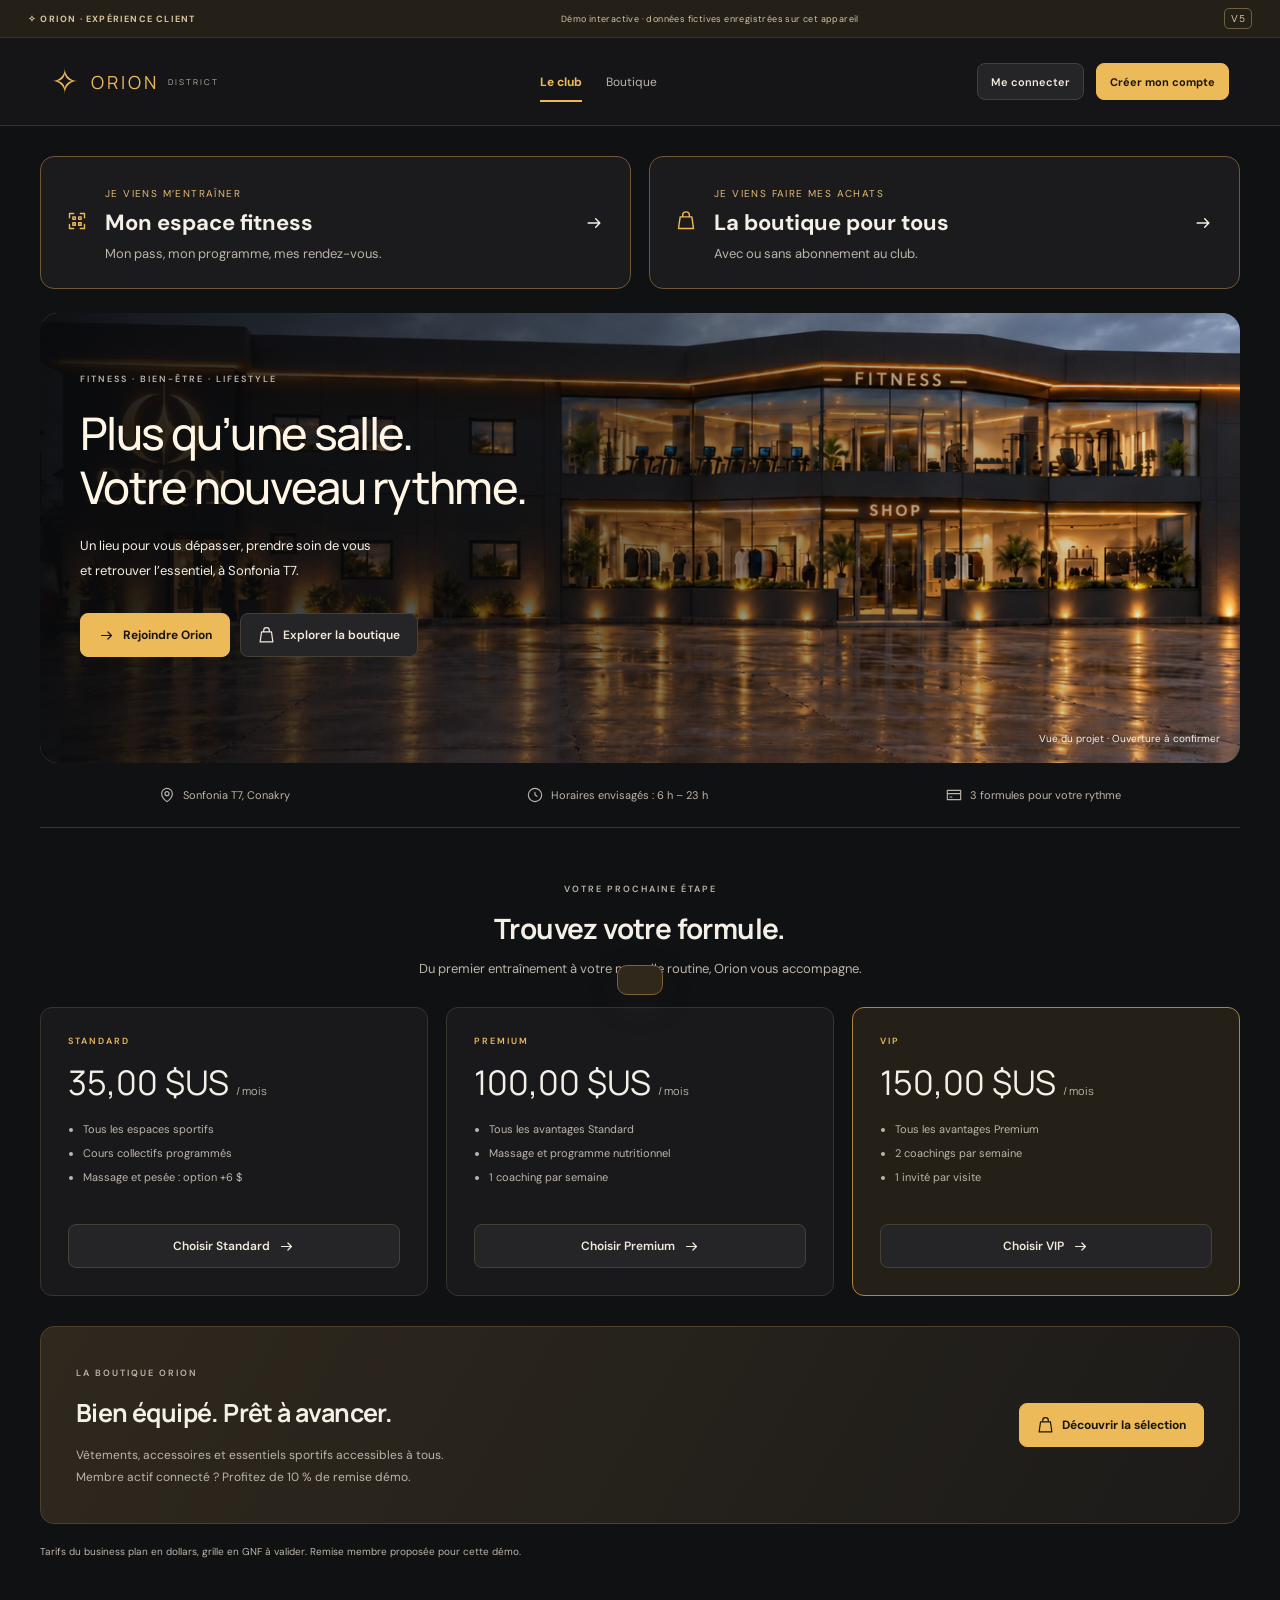
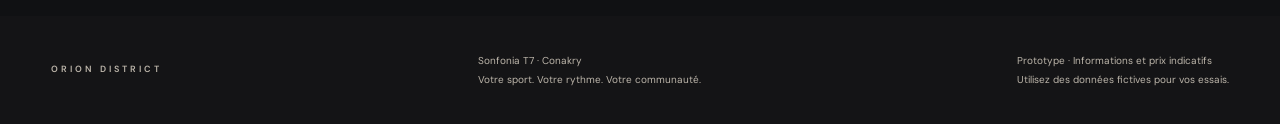
<file: index.html>
<!doctype html><html lang="fr"><head><meta charset="utf-8"><meta name="viewport" content="width=device-width,initial-scale=1"><title>Orion District</title><style>body{background:#111214;color:#f1cc83;font:18px system-ui;padding:8vw;line-height:2}a{color:inherit;display:block}</style></head><body><h1>Orion District</h1><p>Votre club. Votre espace.</p><a href="client.html">Ouvrir l’espace client</a><a href="administration.html">Accès équipe et administration</a><script>location.replace((location.hash.startsWith('#gestion/')?'administration.html':'client.html')+location.hash)</script></body></html>
</file>
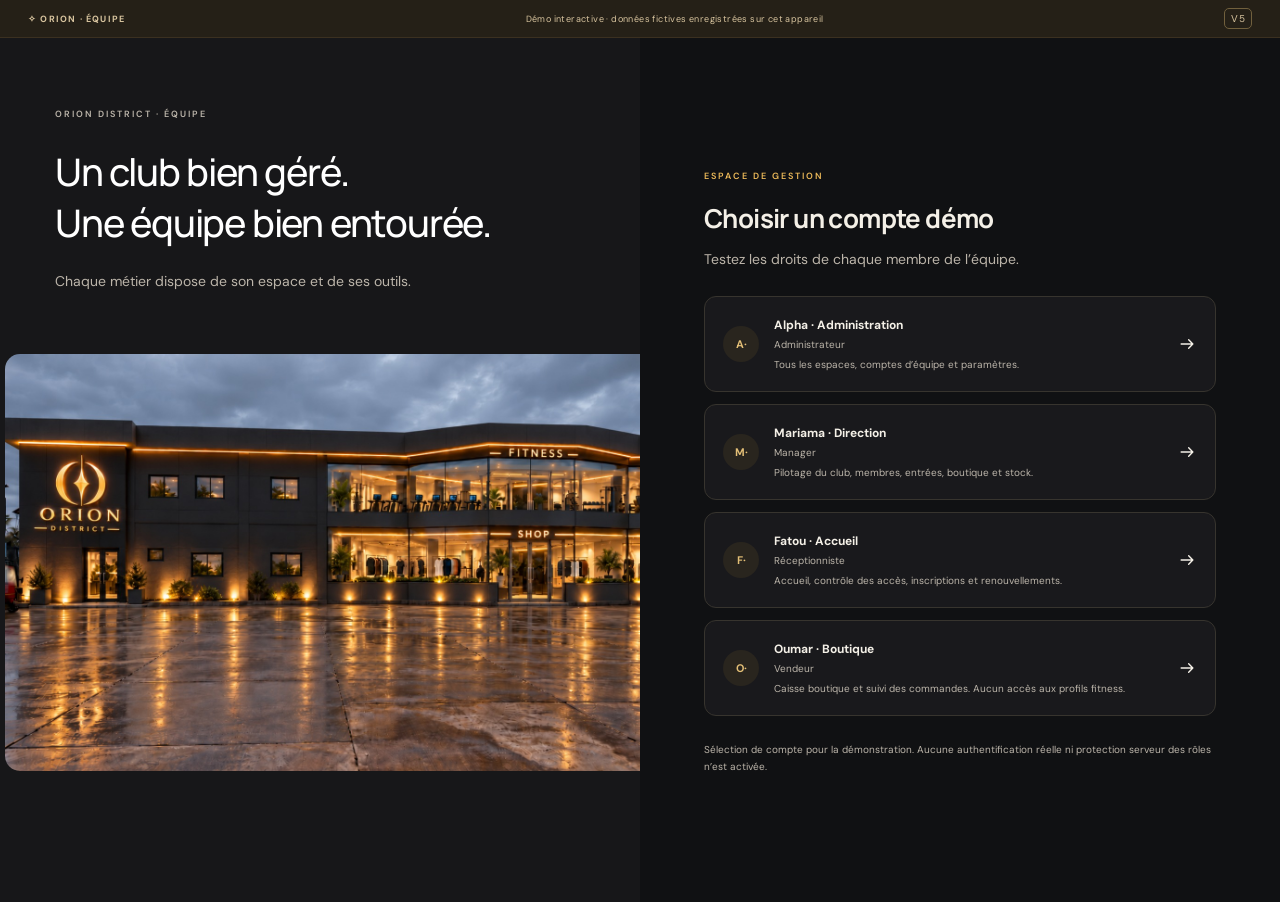
<file: administration.html>
<!doctype html>
<html lang="fr"><head><meta charset="UTF-8"><meta name="viewport" content="width=device-width,initial-scale=1"><meta name="theme-color" content="#101113"><meta name="description" content="Orion District, votre complexe sportif à Sonfonia T7. Démonstration interactive de gestion, accès membres et boutique."><title>Orion District — Administration</title><link rel="stylesheet" href="style.css?v=5"><link rel="stylesheet" href="v2.css?v=5"><link rel="stylesheet" href="fitness.css?v=5"><link rel="stylesheet" href="gold.css?v=5"><link rel="stylesheet" href="wellness.css?v=5"></head><body><script>window.ORION_ENTRY="admin";</script><div id="app"></div><dialog id="modal"></dialog><div id="toast" role="status" aria-live="polite"></div><script src="qrcode.js?v=5"></script><script src="app.js?v=5"></script><script src="fitness.js?v=5"></script><script src="wellness.js?v=5"></script></body></html>
</file>
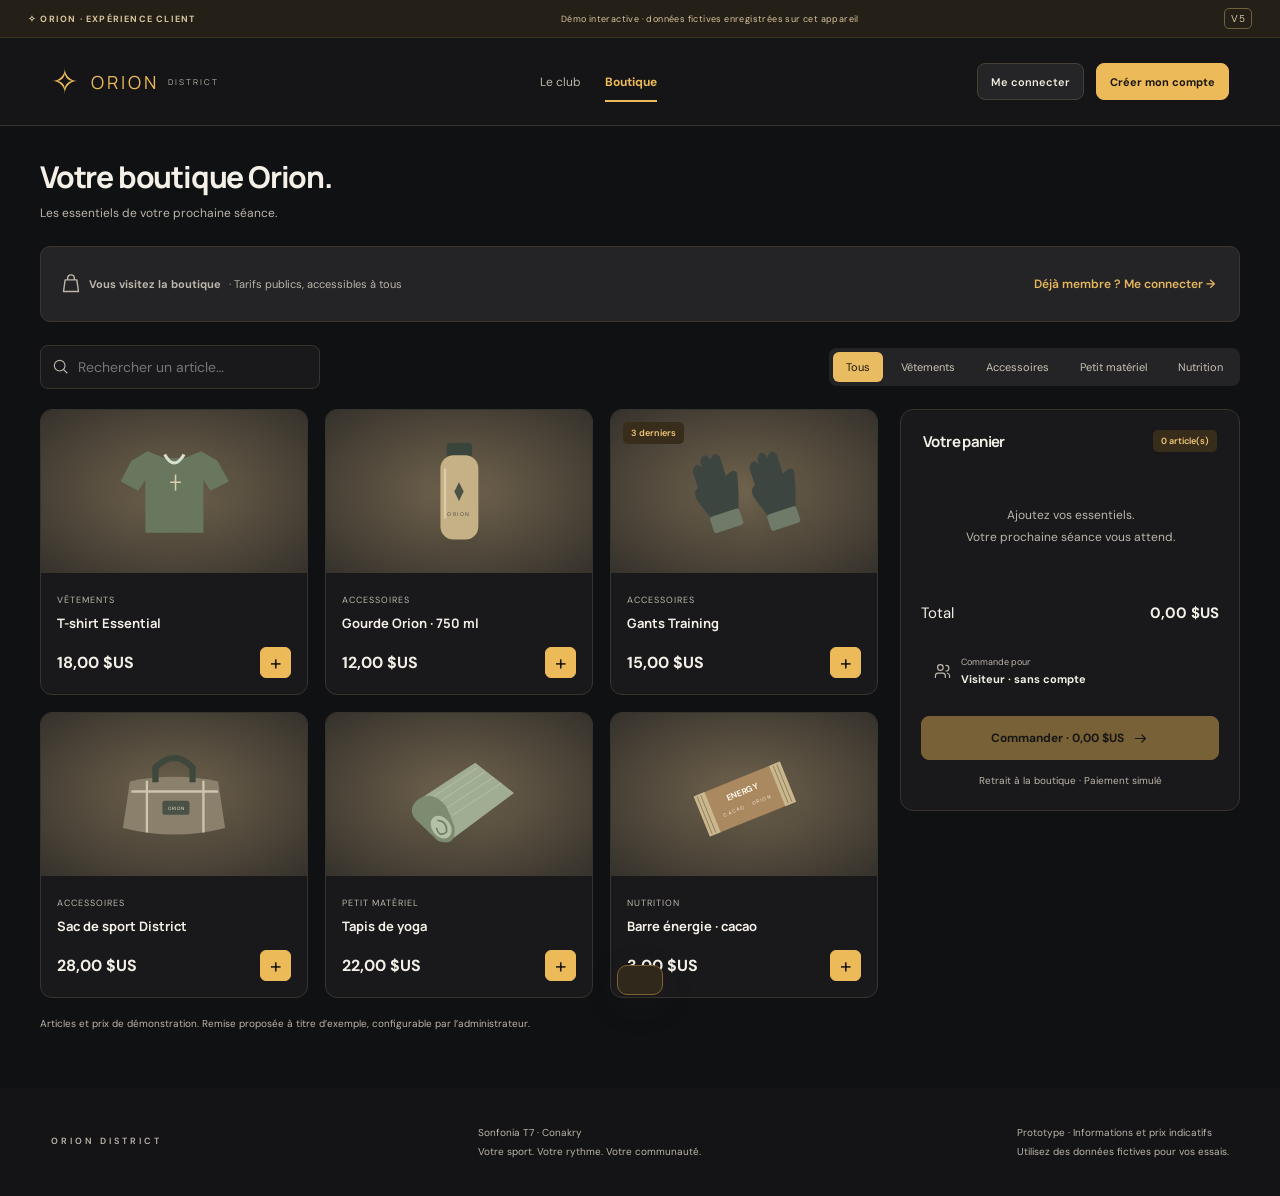
<file: boutique.html>
<!doctype html><html lang="fr"><head><meta charset="utf-8"><meta name="viewport" content="width=device-width,initial-scale=1"><title>Orion — Boutique</title><meta http-equiv="refresh" content="0;url=client.html#client/shop"></head><body><a href="client.html#client/shop">Ouvrir la boutique</a><script>location.replace('client.html#client/shop')</script></body></html>
</file>
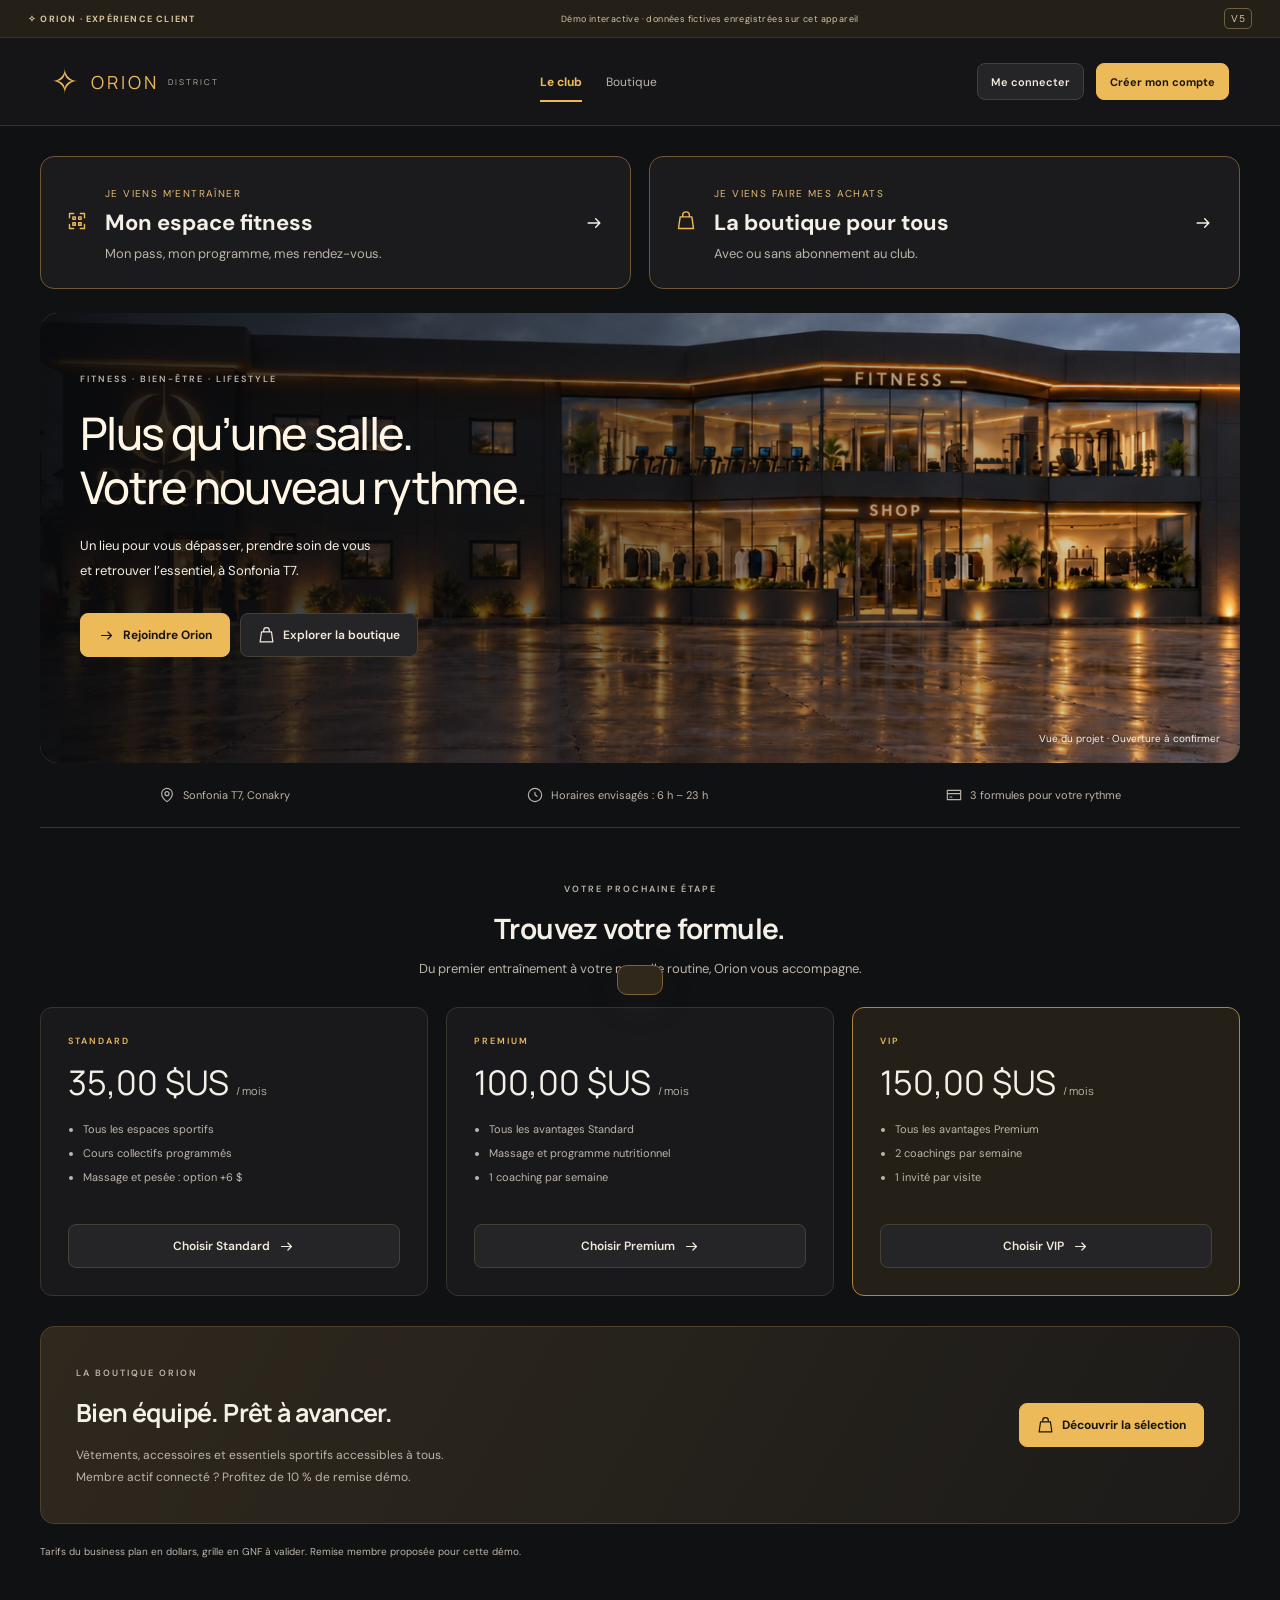
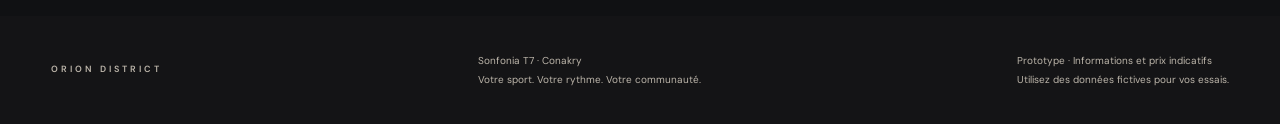
<file: client.html>
<!doctype html>
<html lang="fr"><head><meta charset="UTF-8"><meta name="viewport" content="width=device-width,initial-scale=1"><meta name="theme-color" content="#101113"><meta name="description" content="Orion District, votre complexe sportif à Sonfonia T7. Démonstration interactive de gestion, accès membres et boutique."><title>Orion District — Mon espace client</title><link rel="stylesheet" href="style.css?v=5"><link rel="stylesheet" href="v2.css?v=5"><link rel="stylesheet" href="fitness.css?v=5"><link rel="stylesheet" href="gold.css?v=5"><link rel="stylesheet" href="wellness.css?v=5"></head><body><script>window.ORION_ENTRY="client";</script><div id="app"></div><dialog id="modal"></dialog><div id="toast" role="status" aria-live="polite"></div><script src="qrcode.js?v=5"></script><script src="app.js?v=5"></script><script src="fitness.js?v=5"></script><script src="wellness.js?v=5"></script></body></html>
</file>
<file: style.css>
@import url('https://fonts.googleapis.com/css2?family=DM+Sans:wght@400;450;500;550;600;650;700&family=Manrope:wght@400;500;600;650;700;750;800&display=swap');
:root{--bg:#f5f5f0;--paper:#fff;--ink:#252d27;--muted:#7b817b;--line:#e5e7df;--green:#334d3e;--gold:#d2b56c;--pale:#edf2e9;--red:#b34c42;--radius:16px}*{box-sizing:border-box}body{margin:0;background:var(--bg);color:var(--ink);font:14px 'DM Sans',sans-serif}button,input,select{font:inherit}button,a,input,select{ -webkit-tap-highlight-color:transparent}button{cursor:pointer}button:disabled{cursor:not-allowed;opacity:.45}button{transition:background .15s,transform .15s}button:active{transform:translateY(1px)}button:focus-visible,a:focus-visible{outline:3px solid #bf9f4f;outline-offset:4px}input:focus,select:focus{outline:2px solid #c5af75;outline-offset:2px}a{color:inherit}h1,h2,h3,p{margin:0}h1,h2,h3{font-family:Manrope,sans-serif}h1{font-size:30px;letter-spacing:-1.2px;font-weight:750}h2{font-size:19px;letter-spacing:-.6px}h3{font-size:16px}small,.muted{color:var(--muted)}svg.icon{width:20px;height:20px;fill:none;stroke:currentColor;stroke-width:1.7;stroke-linecap:round;stroke-linejoin:round;flex-shrink:0}.shell{display:grid;grid-template-columns:236px minmax(0,1fr);min-height:100vh}.sidebar{position:fixed;width:236px;top:0;bottom:0;display:flex;flex-direction:column;background:#101113;color:#f4f0e7;padding:32px 19px;z-index:20}.brand{display:flex;align-items:center;gap:12px;padding:0 12px 39px}.brandmark{font-size:38px;font-family:Georgia;color:var(--gold)}.brandname{font-family:Manrope;letter-spacing:4px;font-size:19px}.brandname small{display:block;font-size:8px;letter-spacing:3.6px;color:#bcb5aa;margin-top:4px}.navlabel{color:#bcb5aa;text-transform:uppercase;font-size:9px;letter-spacing:1.8px;padding:6px 15px 14px}.nav{display:flex;flex-direction:column;gap:6px}.nav button{display:flex;align-items:center;text-align:left;gap:13px;border:0;background:none;color:#bcb5aa;padding:14px;border-radius:9px;font-size:13px}.nav button:hover{background:#101113;color:white}.nav button.active{background:#302a20;color:#f4f0e7;font-weight:700}.nav .count{margin-left:auto;background:#19191c18;border-radius:5px;padding:2px 7px;font-size:11px}.sidebottom{margin-top:auto;padding-top:50px}.sidecard{padding:17px 14px;border:1px solid #3b3730;border-radius:12px;margin:0 3px 22px}.sidecard p{font-size:12px;line-height:1.6;color:#bcb5aa;margin-top:7px}.dot{display:inline-block;width:6px;height:6px;background:#302a20;border-radius:50%;margin-right:6px}.sidefooter{border-top:1px solid #3b3730;padding:20px 12px 0;display:flex;gap:10px;align-items:center;font-size:12px}.avatar{background:#242326;color:#f4f0e7;width:36px;height:36px;display:inline-flex;align-items:center;justify-content:center;border-radius:50%;font-size:11px;font-weight:700;flex-shrink:0}.sidefooter small{display:block;font-size:10px;margin-top:3px}.workspace{grid-column:2;min-width:0}.topbar{height:77px;border-bottom:1px solid var(--line);padding:0 36px;display:flex;align-items:center;justify-content:space-between;background:#19191c;gap:16px}.breadcrumb{font-size:12px;color:var(--muted);display:flex;align-items:center;gap:12px}.breadcrumb b{color:#f4f0e7;font-weight:500}.topright{display:flex;align-items:center;gap:17px}.demo{font-size:10px;color:#f4f0e7;background:#242326;border:1px solid #3b3730;border-radius:5px;padding:5px 8px;letter-spacing:.5px;font-weight:600}.textbtn{border:none;background:transparent;color:var(--green);display:inline-flex;gap:8px;align-items:center;font-weight:600;font-size:12px;padding:4px}.main{padding:30px 36px 24px;max-width:1630px;margin:auto}.pageheading{display:flex;justify-content:space-between;gap:20px;align-items:center;margin-bottom:25px}.pageheading p{font-size:12px;color:var(--muted);margin-top:8px}.actions{display:flex;align-items:center;gap:10px}.btn{display:inline-flex;align-items:center;justify-content:center;gap:8px;padding:12px 17px;min-height:42px;border:1px solid var(--line);border-radius:8px;background:#19191c;color:var(--ink);font-size:12px;font-weight:600;white-space:nowrap}.btn svg{width:17px;height:17px}.btn:hover{background:#242326}.btn.primary{background:var(--green);border-color:var(--green);color:#f4f0e7}.btn.primary:hover{background:#101113}.btn.gold{background:#302a20;border-color:#3b3730;color:#f4f0e7}.btn.small{padding:8px 12px;min-height:33px;font-size:11px}.hero{height:275px;position:relative;border-radius:var(--radius);overflow:hidden;background:#101113;margin-bottom:23px}.hero img{width:100%;height:100%;object-fit:cover;object-position:center 46%}.hero:after{content:'';position:absolute;inset:0;background:linear-gradient(90deg,rgba(19,29,23,.9) 0%,rgba(19,29,23,.5) 39%,rgba(19,29,23,.02) 75%)}.herocopy{position:absolute;left:30px;top:30px;bottom:27px;z-index:1;color:#f4f0e7;display:flex;flex-direction:column;align-items:flex-start;max-width:380px}.eyebrow{text-transform:uppercase;font-size:9px;letter-spacing:2px;font-weight:600}.herocopy .eyebrow{color:#bcb5aa}.herocopy h2{font-size:30px;line-height:1.25;letter-spacing:-.9px;margin:15px 0 10px}.herocopy p{font-size:12px;line-height:1.6;color:#f4f0e7;max-width:260px}.herocopy .herofoot{margin-top:auto;display:flex;gap:17px;color:#f4f0e7;font-size:10px}.herofoot span{display:flex;align-items:center;gap:6px}.herofoot svg{width:13px;height:13px}.hero .phototag{position:absolute;right:17px;bottom:17px;z-index:1;font-size:9px;color:white;background:#10111370;backdrop-filter:blur(5px);padding:8px 11px;border:1px solid #3b373030;border-radius:30px}.stats{display:grid;grid-template-columns:repeat(4,1fr);gap:15px;margin-bottom:24px}.stat{background:#19191c;border:1px solid var(--line);border-radius:12px;padding:19px 20px}.stathead{display:flex;justify-content:space-between;align-items:center;font-size:11px;color:#bcb5aa}.stathead svg{width:16px;height:16px;color:#bcb5aa}.statvalue{font-family:Manrope;font-size:29px;letter-spacing:-1px;font-weight:750;margin:12px 0 8px}.statvalue span{font-size:14px;font-weight:500;color:var(--muted);letter-spacing:0}.statnote{font-size:10px;color:#bcb5aa}.statnote strong{color:#f4f0e7;font-weight:500}.dashgrid{display:grid;grid-template-columns:minmax(0,1.65fr) minmax(280px,1fr);gap:20px}.panel{background:#19191c;border:1px solid var(--line);border-radius:13px;overflow:hidden}.panelhead{padding:20px 22px 18px;display:flex;justify-content:space-between;align-items:center;gap:10px}.panelhead h2{font-size:15px}.panelhead p{font-size:11px;color:var(--muted);margin-top:5px}.tablewrap{overflow:auto}table{border-collapse:collapse;width:100%;font-size:12px;text-align:left;white-space:nowrap}thead{background:#19191c;color:#bcb5aa;font-size:9px;text-transform:uppercase;letter-spacing:1px;font-weight:500}th{font-weight:500;padding:12px 22px}td{padding:15px 22px;border-top:1px solid #3b3730}tbody tr:hover{background:#19191c}.person{display:flex;align-items:center;gap:10px}.person small{display:block;font-size:10px;margin-top:3px}.badge{display:inline-flex;align-items:center;gap:5px;padding:5px 8px;border-radius:5px;background:#19191c;color:#bcb5aa;font-size:9px;font-weight:600}.badge.vip{color:#bcb5aa;background:#242326}.badge.premium{color:#bcb5aa;background:#19191c}.badge.red{background:#242326;color:#bcb5aa}.badge.green{background:#242326;color:#bcb5aa}.badge.gray{background:#19191c;color:#bcb5aa}.chart{height:135px;display:flex;align-items:flex-end;gap:12px;padding:5px 25px 24px}.barwrap{flex:1;display:flex;flex-direction:column;align-items:center;height:100%;justify-content:flex-end;gap:9px;position:relative}.bar{width:100%;max-width:30px;border-radius:4px 4px 0 0;background:#242326;min-height:4px}.bar.current{background:#302a20}.barwrap small{font-size:8px;position:absolute;bottom:-18px}.chartlegend{display:flex;justify-content:space-between;align-items:center;margin:0 22px 18px;padding-top:15px;border-top:1px solid var(--line);font-size:10px;color:var(--muted)}.chartlegend b{font-size:12px;color:#f4f0e7}.quick{padding:17px 22px;border-top:1px solid var(--line);display:flex;gap:12px;align-items:center}.quick .iconbox{padding:10px;background:#242326;border-radius:8px;color:#bcb5aa}.quick p{font-size:11px;line-height:1.65;color:var(--muted)}.quick h3{font-size:12px;margin-bottom:3px}.quick button{margin-left:auto}.footer{display:flex;justify-content:space-between;color:#bcb5aa;font-size:9px;margin-top:23px;gap:20px}.toolbar{display:flex;justify-content:space-between;align-items:center;gap:12px;margin-bottom:20px;flex-wrap:wrap}.search{display:flex;align-items:center;gap:9px;background:#19191c;border:1px solid var(--line);border-radius:8px;padding:0 12px;min-width:280px}.search svg{width:16px;color:#bcb5aa}.search input{border:0;background:transparent;padding:12px 0;width:100%;outline:none}.tabs{display:flex;gap:5px;background:#242326;border-radius:8px;padding:4px}.tabs button{border:0;background:transparent;color:#bcb5aa;padding:8px 13px;border-radius:6px;font-size:11px}.tabs button.active{background:#19191c;color:#f4f0e7;box-shadow:0 1px 4px #3b37300a}.split{display:grid;grid-template-columns:minmax(0,1fr) 340px;gap:22px}.cards{display:grid;grid-template-columns:repeat(3,minmax(0,1fr));gap:17px}.product{background:#19191c;border:1px solid var(--line);border-radius:12px;overflow:hidden}.productart{height:163px;background:#242326;position:relative;display:flex;align-items:center;justify-content:center}.productart>svg{height:120px;width:150px;filter:drop-shadow(0 9px 6px #23302215)}.productart .badge{position:absolute;left:12px;top:12px;background:#19191cc9}.productinfo{padding:16px}.productinfo small{font-size:9px;text-transform:uppercase;letter-spacing:1px}.productinfo h3{font-size:13px;margin:7px 0 15px}.productbottom{display:flex;align-items:center;justify-content:space-between}.productbottom b{font-size:16px}.productbottom button{border:1px solid #3b3730;background:#242326;color:#f4f0e7;border-radius:6px;width:31px;height:31px;font-size:21px}.productbottom button:hover{background:#242326}.cart{position:sticky;top:20px;align-self:start}.cartbody{padding:0 20px 20px}.cartrow{display:flex;gap:12px;border-bottom:1px solid var(--line);padding:15px 0;align-items:center}.cartrow .thumb{width:42px;height:42px;border-radius:7px;background:#242326;display:flex;align-items:center}.thumb svg{width:42px;height:42px}.cartrow h3{font-size:11px}.cartrow small{font-size:10px}.qty{display:flex;gap:9px;align-items:center;margin-top:8px;font-size:11px}.qty button{border:1px solid var(--line);background:#19191c;width:23px;height:23px;border-radius:4px}.cartrow strong{margin-left:auto;font-size:12px}.carttotal{display:flex;justify-content:space-between;font-size:15px;padding:20px 0}.cart .btn.primary{width:100%}.field{display:flex;flex-direction:column;gap:7px;margin-bottom:17px;font-size:12px}.field label{font-size:11px;font-weight:600;color:#bcb5aa}.field input,.field select{background:#19191c;border:1px solid #3b3730;border-radius:7px;padding:11px 12px;width:100%;min-width:0}.empty{padding:35px 18px;text-align:center;color:var(--muted);font-size:12px;line-height:1.8}.entrygrid{display:grid;grid-template-columns:380px minmax(0,1fr);gap:23px}.scanner{padding:25px;text-align:center}.scanframe{width:150px;height:150px;margin:8px auto 23px;border:2px solid #3b3730;border-radius:24px;background:repeating-linear-gradient(0deg,#19191c 0px,#19191c 3px,#242326 3px,#242326 4px);display:flex;align-items:center;justify-content:center}.scanframe svg{height:65px;width:65px;color:#f4f0e7}.scanner p{font-size:12px;color:var(--muted);line-height:1.7;margin:10px 0 20px}.scanner .field{text-align:left}.scanner .btn{width:100%}.notice{padding:13px 16px;background:#242326;border:1px solid #3b3730;border-radius:8px;color:#bcb5aa;font-size:11px;line-height:1.7;margin:18px 0}.result{padding:16px;border-radius:9px;background:#242326;color:#f4f0e7;text-align:left;margin-top:18px;font-size:12px;line-height:1.7}.result.error{background:#19191c;color:#f4f0e7}.memberhero{background:#101113;color:#f4f0e7;border-radius:14px;padding:28px;display:flex;align-items:center;justify-content:space-between;gap:25px;margin-bottom:22px}.memberhero h2{font-size:28px;margin:10px 0}.memberhero p{color:#bcb5aa;font-size:12px}.membergrid{display:grid;grid-template-columns:1fr 1fr;gap:22px}.membercard{padding:25px}.membercard p{line-height:1.8;color:var(--muted);font-size:12px;margin:12px 0 20px}.pass{font-size:25px;letter-spacing:4px;font-family:Manrope;padding:20px;border:1px dashed #3b3730;text-align:center;border-radius:10px;background:#19191c;margin:15px 0}.plans{display:grid;grid-template-columns:repeat(3,1fr);gap:18px;margin-top:22px}.plan{padding:22px;border:1px solid var(--line);border-radius:12px;background:#19191c}.plan h3{font-size:13px}.plan .price{font-size:29px;font-family:Manrope;margin:12px 0}.plan .price small{font-size:11px}.plan ul{font-size:11px;line-height:2;color:#bcb5aa;padding-left:15px}.plan.vip{border-color:#3b3730;background:#19191c}dialog{border:1px solid #3b3730;border-radius:16px;padding:0;max-width:530px;width:calc(100% - 32px);color:var(--ink);box-shadow:0 30px 100px #3b373030}dialog::backdrop{background:#101113cc;backdrop-filter:blur(3px)}.modalhead{padding:24px;display:flex;align-items:center;justify-content:space-between;border-bottom:1px solid var(--line)}.modalhead h2{font-size:20px}.close{width:30px;height:30px;background:#19191c;border:none;border-radius:50%;font-size:21px;color:#bcb5aa}.modalbody{padding:25px;max-height:70vh;overflow:auto}.modalbody .actions{justify-content:flex-end;margin-top:20px}.formrow{display:grid;grid-template-columns:1fr 1fr;gap:15px}.profilehead{display:flex;gap:15px;align-items:center;margin-bottom:22px}.profilehead .avatar{width:54px;height:54px;font-size:18px}.profilehead p{margin-top:7px;color:var(--muted)}.details{display:grid;grid-template-columns:1fr 1fr;gap:20px;margin:20px 0}.details small{display:block;margin-bottom:6px}.details b{font-size:13px}.check{width:55px;height:55px;display:flex;align-items:center;justify-content:center;background:#242326;color:#bcb5aa;border-radius:50%;margin:0 auto 18px}.receipt{text-align:center}.receipt p{margin-top:12px;font-size:12px;line-height:1.7;color:var(--muted)}#toast{position:fixed;bottom:25px;left:50%;transform:translateX(-50%) translateY(120px);padding:14px 22px;color:white;background:#101113;border:1px solid #3b3730;border-radius:10px;z-index:99;transition:transform .25s;box-shadow:0 10px 35px #3b373022;font-size:12px;max-width:90vw}#toast.show{transform:translateX(-50%) translateY(0)}.stockinput{width:80px;padding:7px;border:1px solid var(--line);border-radius:5px}.mobilebrand{display:none}.inline{display:flex;align-items:center;gap:8px}.subtle{font-size:10px;line-height:1.65;color:var(--muted)}
@media(min-width:1600px){.hero{height:330px}.main{padding-top:35px}.herocopy h2{font-size:36px}.herocopy{top:38px;left:38px}.herofoot{padding-top:25px}}
@media(max-width:1200px){.shell{grid-template-columns:205px 1fr}.sidebar{width:205px;padding:28px 12px}.topbar{padding:0 24px}.main{padding:25px 24px}.dashgrid{grid-template-columns:1.35fr 1fr}.cards{grid-template-columns:repeat(2,1fr)}.split{grid-template-columns:1fr 295px}.entrygrid{grid-template-columns:310px minmax(0,1fr)}th,td{padding:13px 15px}.stat{padding:16px}.stathead{font-size:10px}.breadcrumb>span{display:none}}
@media(max-width:950px){.shell{grid-template-columns:80px 1fr}.sidebar{width:80px;padding:23px 10px}.brand{padding:0;justify-content:center;margin-bottom:35px}.brandname,.navlabel,.nav button span,.sidecard,.sidefooter,.nav .count{display:none}.nav button{justify-content:center;padding:15px}.brandmark{font-size:36px}.stats{grid-template-columns:repeat(2,1fr)}.dashgrid{grid-template-columns:1fr}.entrygrid{grid-template-columns:1fr}.scanner{display:grid;grid-template-columns:170px 1fr;gap:0 20px;text-align:left}.scanframe{grid-row:1/5}.scanner p{margin-top:0}.scanner .notice,.scanner .result{grid-column:1/-1}.split{grid-template-columns:1fr 290px}.pageheading h1{font-size:25px}.pageheading .btn{padding:10px}.membergrid{grid-template-columns:1fr}}
@media(max-width:700px){.shell{display:block}.workspace{padding-bottom:70px}.sidebar{position:fixed;top:auto;bottom:0;width:100%;height:65px;flex-direction:row;padding:5px 8px;box-shadow:0 -4px 20px #3b373010}.brand,.sidebottom{display:none}.nav{width:100%;flex-direction:row;justify-content:space-around;gap:0}.nav button{flex:1;flex-direction:column;gap:4px;padding:6px 3px;border-radius:6px}.nav button span{display:inline;font-size:8px}.nav button svg{width:18px;height:18px}.topbar{height:64px;padding:0 18px}.breadcrumb{display:none}.mobilebrand{display:block;font-family:Manrope;font-weight:700;font-size:12px;letter-spacing:2px}.mobilebrand span{color:#bcb5aa;font-size:20px;margin-right:4px}.topright{gap:10px}.topright .textbtn{font-size:0}.topright .textbtn svg{width:20px}.main{padding:23px 18px}.pageheading{align-items:flex-start;gap:12px}.pageheading h1{font-size:24px}.pageheading p{font-size:11px;line-height:1.6}.pageheading>.actions .btn:not(.primary){display:none}.pageheading .btn.primary{font-size:0;padding:10px}.pageheading .btn.primary svg{width:20px;height:20px}.hero{height:255px}.herocopy{top:23px;left:23px;bottom:23px}.herocopy h2{font-size:27px}.hero:after{background:linear-gradient(90deg,#101113ed,#10111333)}.hero img{object-position:65% center}.hero .phototag{display:none}.stats{gap:10px}.stat{padding:15px}.statvalue{font-size:25px}.statnote{font-size:9px}.split{grid-template-columns:1fr}.cart{position:static}.cards{gap:12px}.productart{height:140px}.productinfo{padding:13px}.productinfo h3{font-size:12px}.toolbar{gap:14px}.search{width:100%;min-width:0}.tabs{max-width:100%;overflow:auto}.tabs button{padding:8px 11px;white-space:nowrap}.footer{font-size:8px;line-height:1.8}.footer span:last-child{display:none}.scanner{display:block;text-align:center}.scanframe{width:120px;height:120px}.memberhero{padding:22px;align-items:flex-start}.memberhero h2{font-size:21px}.memberhero .badge{display:none}.plans{grid-template-columns:1fr}.membercard{padding:20px}.formrow{grid-template-columns:1fr;gap:0}.details{gap:15px}.panelhead{padding:18px}.quick{padding:16px}.quick h3{font-size:11px}}
</file>
<file: v2.css>
.portal{min-height:100vh;padding:50px max(6vw,24px) 30px;position:relative;isolation:isolate;background:#101113;color:#f4f0e7;display:flex;flex-direction:column;justify-content:center}.portal:before{content:'';position:absolute;inset:0;z-index:-2;background:url('building.png') center/cover}.portal:after{content:'';position:absolute;inset:0;z-index:-1;background:linear-gradient(95deg,#101113f5,#101113d1 45%,#1011135c)}.portalbrand{display:flex;gap:14px;align-items:center;font-size:35px;color:#bcb5aa;margin-bottom:60px}.portalbrand span{font-size:16px;letter-spacing:6px;color:#f4f0e7}.portalcopy>.eyebrow{color:#bcb5aa}.portalcopy h1{font-size:clamp(44px,5.5vw,78px);line-height:1.1;font-weight:500;letter-spacing:-3px;margin:20px 0}.portalcopy p{color:#bcb5aa;font-size:15px;line-height:1.9}.portalcards{display:grid;grid-template-columns:1fr 1fr;gap:22px;max-width:1000px;margin-top:40px}.portalcard{text-align:left;border:1px solid #3b37308f;background:#242326;color:#f4f0e7;border-radius:16px;padding:29px 30px}.portalcard:hover{background:#19191c;transform:translateY(-3px)}.portalcard>.eyebrow{color:#bcb5aa}.portalcard h2{font-size:24px;display:flex;justify-content:space-between;align-items:center;margin:18px 0 12px}.portalcard p{color:#bcb5aa;font-size:13px;line-height:1.8}.portalhint{display:inline-block;border-top:1px solid #3b3730;margin-top:24px;padding-top:16px;width:100%;font-size:10px;letter-spacing:1px;text-transform:uppercase}.portalcard.staffchoice{background:#101113e8;color:#f4f0e7;border-color:#3b3730}.staffchoice:hover{background:#101113}.staffchoice p{color:#bcb5aa}.staffchoice .portalhint{border-color:#3b3730}.portalnote{font-size:10px;color:#bcb5aa;margin-top:30px}.demobar{min-height:36px;display:flex;align-items:center;justify-content:space-between;gap:15px;padding:8px 28px;background:#242326;color:#f4f0e7;font-size:9px;letter-spacing:.4px}.demobar>span:first-child{font-weight:700;letter-spacing:1.2px}.demobar button{display:flex;align-items:center;gap:7px;border:0;background:transparent;color:#f4f0e7;font-size:10px;font-weight:600}.demobar svg{width:13px;height:13px}.staffshell .sidebar{top:36px}.staffshell{min-height:calc(100vh - 36px)}.loginlayout{display:grid;grid-template-columns:1fr 1fr;min-height:calc(100vh - 36px)}.loginvisual{padding:65px 55px;background:#101113;color:white;position:relative;overflow:hidden}.loginvisual h1{font-size:38px;line-height:1.35;font-weight:500;margin:25px 0 20px}.loginvisual p{color:#bcb5aa;font-size:14px;line-height:1.8}.loginvisual img{width:140%;margin:60px 0 0 -50px;border-radius:15px;min-height:260px;object-fit:cover}.loginvisual>.eyebrow{color:#bcb5aa}.loginform{padding:55px max(30px,5vw);align-self:center}.loginform>h2{font-size:26px;margin:17px 0 12px}.loginform>p{line-height:1.7}.rolecards{display:flex;flex-direction:column;gap:12px;margin:25px 0}.rolecard{display:flex;gap:15px;align-items:center;text-align:left;padding:18px;background:#19191c;border:1px solid var(--line);border-radius:12px}.rolecard:hover{border-color:#3b3730;background:#19191c}.rolecard>span:nth-child(2){flex:1}.rolecard b{font-size:12px}.rolecard small{display:block;margin-top:5px;font-size:10px;color:#bcb5aa}.rolecard p{margin-top:6px;font-size:10px;color:#bcb5aa;line-height:1.6}.clientheader{display:flex;align-items:center;justify-content:space-between;gap:25px;padding:24px max(4vw,24px);background:#19191c;border-bottom:1px solid var(--line)}.clientlogo{background:none;border:none;display:flex;align-items:center;gap:9px;letter-spacing:3px;font-family:Manrope;font-size:18px;color:#f4f0e7;white-space:nowrap;padding:0}.clientlogo>span{color:#bcb5aa;font-family:Georgia;font-size:33px}.clientlogo small{font-size:8px;letter-spacing:2px;align-self:center}.clientheader nav{display:flex;align-items:center;gap:24px}.clientheader nav button{border:0;background:transparent;color:#bcb5aa;font-size:12px;white-space:nowrap;padding:10px 0}.clientheader nav button.active{color:#f4f0e7;box-shadow:0 2px #3b3730;font-weight:700}.clientaccount{display:flex;align-items:center;gap:12px}.clientaccount>.btn{min-height:37px;padding:9px 13px;font-size:11px}.clientmain{max-width:1320px;padding:30px 40px 55px;margin:auto;min-height:65vh}.clienthero{height:450px;border-radius:18px;overflow:hidden;position:relative;background:#101113;color:#f4f0e7}.clienthero>img{width:100%;height:100%;object-fit:cover;object-position:60% 42%}.clienthero:after{content:'';position:absolute;inset:0;background:linear-gradient(90deg,#101113ed,#10111395 50%,#10111310)}.clienthero>div{position:absolute;z-index:1;left:40px;top:55px}.clienthero .eyebrow{color:#bcb5aa}.clienthero h1{font-size:45px;font-weight:500;line-height:1.2;letter-spacing:-1.7px;margin:20px 0}.clienthero p{color:#f4f0e7;font-size:13px;line-height:1.9;margin-bottom:30px}.glass{background:#19191c14;border-color:#3b37306b;color:#f4f0e7;backdrop-filter:blur(8px)}.glass:hover{background:#19191c30}.clienthero .phototag{position:absolute;bottom:18px;right:20px;z-index:1;color:#f4f0e7;font-size:10px}.benefitrow{display:flex;align-items:center;justify-content:space-around;padding:24px 10px;border-bottom:1px solid #3b3730;gap:20px;color:#bcb5aa;font-size:11px}.benefitrow>span{display:flex;gap:8px;align-items:center}.benefitrow svg{width:16px;height:16px}.sectionintro{text-align:center;margin:50px 0 30px}.sectionintro>.eyebrow{color:#bcb5aa}.sectionintro h2{font-size:28px;margin:13px 0}.sectionintro p{color:#bcb5aa;font-size:13px}.clientmain .plan{padding:27px}.clientmain .plan .price{font-size:34px}.clientmain .plan ul{min-height:78px;line-height:2.2}.clientmain .plan .btn{width:100%;margin-top:18px}.shopteaser,.profilepeek{margin-top:30px;display:flex;gap:25px;align-items:center;justify-content:space-between;border-radius:14px;padding:35px;background:#242326}.shopteaser .eyebrow{color:#bcb5aa}.shopteaser h2{font-size:25px;margin:15px 0}.shopteaser p,.profilepeek p{font-size:12px;color:#bcb5aa;line-height:1.8}.shopteaser+.subtle{margin-top:20px}.clientfooter{padding:35px max(4vw,24px);display:flex;justify-content:space-between;gap:25px;align-items:center;background:#101113;color:#bcb5aa;font-size:10px;line-height:1.9}.clientfooter .eyebrow{color:#bcb5aa;letter-spacing:3px}.authwrap{max-width:530px;margin:25px auto}.authpanel{padding:35px}.authpanel>.eyebrow{color:#bcb5aa}.authpanel h1{font-size:29px;margin:18px 0}.authpanel>p{font-size:12px;line-height:1.8;color:#bcb5aa;margin-bottom:24px}.authpanel form>.btn{width:100%}.quickaccounts{border-top:1px solid var(--line);margin-top:25px;padding-top:20px;display:flex;flex-direction:column;gap:10px}.quickaccounts>.eyebrow{margin-bottom:6px;color:#bcb5aa}.quickaccounts>button{display:flex;align-items:center;justify-content:space-between;border:1px solid var(--line);background:#19191c;border-radius:8px;font-size:12px;padding:13px}.authpanel .subtle{margin:22px 0 15px;font-size:10px}.profilelayout{display:grid;grid-template-columns:.8fr 1.3fr;gap:35px;max-width:1000px;margin:auto}.profileintro{padding:30px}.profileintro>.eyebrow{color:#bcb5aa}.profileintro h1{font-size:37px;line-height:1.25;margin:22px 0}.profileintro p{font-size:12px;line-height:1.9;color:#bcb5aa;margin:15px 0}.profileform{padding:30px}.profileform>h2{margin-bottom:25px}.bigavatar{width:70px;height:70px;font-size:24px;margin-bottom:23px}.memberbenefit{background:#242326}.memberbenefit>.eyebrow{color:#bcb5aa}.memberbenefit h2{font-size:28px;line-height:1.3;margin-top:15px}.memberbenefit .details{border-top:1px solid #3b3730;padding-top:20px;margin-top:25px}.profilepeek{padding:28px}.profilepeek h2{font-size:20px;margin-bottom:8px}.shopidentity{padding:17px 20px;border:1px solid #3b3730;background:#242326;border-radius:10px;margin-bottom:23px;display:flex;justify-content:space-between;gap:15px;align-items:center;font-size:11px;color:#bcb5aa}.shopidentity>span{display:flex;align-items:center;gap:8px;flex-wrap:wrap}.shopidentity.eligible{background:#242326;border-color:#3b3730;color:#bcb5aa}.productbottom del{display:block;font-size:10px;color:#bcb5aa;margin-bottom:3px}.memberprice{display:block!important;font-size:8px!important;color:#bcb5aa;margin-top:4px}.priceline{display:flex;justify-content:space-between;gap:10px;font-size:11px;color:#bcb5aa;padding-top:14px}.saving{color:#f4f0e7!important}.buyeridentity{display:flex;align-items:center;gap:10px;padding:13px;border-radius:8px;background:#19191c;margin-bottom:17px}.buyeridentity small{font-size:9px;display:block;margin-bottom:4px}.buyeridentity b{font-size:11px;display:block}.buyeridentity svg{width:17px;color:#bcb5aa}.roleoverview{display:grid;grid-template-columns:repeat(4,1fr);gap:15px;margin-bottom:22px}.roleoverview article{padding:20px}.roleoverview .eyebrow{font-size:9px;letter-spacing:1px;color:#bcb5aa}.roleoverview p{font-size:11px;line-height:1.9;color:#bcb5aa;margin-top:14px}.settingspanel{padding:30px;max-width:700px}.settingspanel>.eyebrow{color:#bcb5aa}.settingspanel h2{font-size:25px;margin:20px 0}.settingspanel>p{font-size:13px;line-height:1.9;color:#bcb5aa;margin-bottom:25px}.settingspanel .field{max-width:230px}.staffshell .details b{overflow-wrap:anywhere}.clientmain .pageheading>.actions{max-width:100%}
@media(max-width:1150px){.clientheader{gap:15px;padding:20px 25px}.clientheader nav{gap:15px}.clientlogo small{display:none}.clientmain{padding:25px}.clientheader nav button{font-size:11px}.clientaccount>.btn{font-size:10px}.roleoverview{grid-template-columns:1fr 1fr}.loginvisual{padding:45px 30px}.loginvisual h1{font-size:31px}.profilelayout{gap:20px}.profileintro{padding:25px}.clientmain .split{grid-template-columns:1fr 290px}.clientmain .cards{grid-template-columns:1fr 1fr}.clienthero h1{font-size:40px}}
@media(max-width:850px){.clientheader{flex-wrap:wrap;gap:15px}.clientheader nav{order:3;width:100%;justify-content:center;border-top:1px solid var(--line);padding-top:10px;gap:28px}.clienthero{height:410px}.clienthero>div{left:30px;top:45px}.profilelayout{grid-template-columns:1fr}.profileintro h1 br{display:none}.profileintro{padding:22px}.profileintro h1{font-size:30px;margin:16px 0}.profileintro>.notice{margin-bottom:0}.loginlayout{grid-template-columns:1fr}.loginvisual{padding:30px}.loginvisual h1{font-size:28px}.loginvisual img{display:none}.loginvisual p{display:none}.loginform{padding:30px}.rolecards{display:grid;grid-template-columns:1fr 1fr}.rolecard{padding:15px}.rolecard>.avatar{display:none}.demobar>span:nth-child(2){display:none}.portalcards{gap:15px}.portalcard{padding:25px}.portalcard h2{font-size:21px}.clientmain .plans{gap:12px}.clientmain .plan{padding:20px}.benefitrow{font-size:9px;gap:12px}.clientmain .membergrid{grid-template-columns:1fr 1fr}.memberbenefit h2{font-size:22px}}
@media(max-width:700px){.portal{padding:30px 22px;justify-content:flex-start}.portalbrand{margin-bottom:35px}.portalbrand span{font-size:13px;letter-spacing:4px}.portalcopy h1{font-size:46px}.portalcopy p{font-size:12px}.portalcards{grid-template-columns:1fr;gap:15px;margin-top:25px}.portalcard{padding:22px}.portalcard h2{font-size:21px;margin:12px 0}.portalcard p{font-size:11px}.portalhint{margin-top:15px;padding-top:12px;font-size:8px}.portalnote{font-size:9px}.demobar{padding:9px 15px}.staffshell .sidebar{top:auto}.staffshell .topbar .logout{font-size:11px}.staffshell .main{padding-bottom:25px}.staffshell .nav button span{font-size:7px}.roleoverview{gap:10px}.roleoverview article{padding:15px}.rolecards{grid-template-columns:1fr}.loginvisual h1{font-size:24px;margin:15px 0 0}.loginform{padding:25px 20px}.clientheader{padding:16px 18px}.clientlogo{font-size:14px;letter-spacing:2px}.clientlogo>span{font-size:27px}.clientaccount{gap:8px}.clientaccount>.btn{font-size:9px;padding:8px}.clientaccount>.avatar{width:28px;height:28px;font-size:9px}.clientaccount>.textbtn{font-size:9px}.clientheader nav{gap:20px;justify-content:flex-start;overflow:auto;padding-bottom:5px}.clientheader nav button{font-size:11px}.clientmain{padding:20px 18px 35px}.clienthero{height:385px}.clienthero>div{left:23px;right:15px;top:35px}.clienthero h1{font-size:33px;letter-spacing:-1px;margin:20px 0}.clienthero p{font-size:11px;margin-bottom:25px}.clienthero .actions{flex-wrap:wrap;gap:9px}.clienthero .btn{font-size:11px;padding:11px}.clienthero>img{object-position:70% center}.clienthero .phototag{font-size:8px;bottom:12px}.benefitrow{flex-wrap:wrap;justify-content:flex-start;padding:20px 0;gap:14px 20px}.benefitrow>span{font-size:9px}.sectionintro{margin:35px 0 20px;text-align:left}.sectionintro h2{font-size:25px}.sectionintro p{font-size:12px;line-height:1.8}.clientmain .plans{grid-template-columns:1fr}.clientmain .plan ul{min-height:0}.shopteaser,.profilepeek{padding:25px;align-items:flex-start;flex-direction:column;gap:20px}.shopteaser h2{font-size:22px}.clientfooter{flex-direction:column;align-items:flex-start;gap:15px;padding:25px}.clientmain .split{grid-template-columns:1fr}.clientmain .membergrid{grid-template-columns:1fr}.shopidentity{align-items:flex-start;flex-direction:column;font-size:10px;padding:15px;line-height:1.7}.shopidentity .textbtn{font-size:10px}.authpanel{padding:25px}.authpanel h1{font-size:25px}.profileform{padding:22px}.profileintro h1{font-size:28px}.profilelayout{gap:20px}.clientmain .pageheading>.actions .btn:not(.primary){display:inline-flex}.settingspanel{padding:23px}.settingspanel h2{font-size:23px}.staffshell .pageheading{flex-wrap:wrap}.staffshell .pageheading>.actions .tabs{max-width:calc(100vw - 40px)}.roleoverview .eyebrow{font-size:8px}.clientmain .productinfo{padding:13px}.clientmain .productinfo h3{font-size:12px;line-height:1.6}}
</file>
<file: fitness.css>
.gymshell{--gym:#253e31;--lime:#d9edb3;display:grid;grid-template-columns:215px minmax(0,1fr);min-height:calc(100vh - 36px);background:#19191c}.gymnav{position:sticky;top:0;height:calc(100vh - 36px);display:flex;flex-direction:column;background:#19191c;border-right:1px solid #3b3730;padding:30px 17px}.gymlogo{display:flex;gap:10px;align-items:center;border:0;background:none;text-align:left;color:#f4f0e7;padding:0 15px}.gymlogo>span{font-size:36px;color:#bcb5aa}.gymlogo b{font:600 20px Manrope;letter-spacing:3px}.gymlogo small{display:block;letter-spacing:2.1px;font:500 8px 'DM Sans';margin-top:4px;color:#bcb5aa}.gymclub{display:flex;align-items:center;gap:6px;font-size:10px;margin:30px 10px 25px;background:#242326;border:1px solid #3b3730;border-radius:7px;padding:11px}.gymclub svg{width:14px;height:14px;color:#bcb5aa}.gymclub span{margin-left:auto;font-size:8px;color:#bcb5aa}.navcaption{font-size:8px;color:#bcb5aa;padding:0 14px 14px}.gymnav nav{display:flex;flex-direction:column;gap:5px}.gymnav nav button{display:flex;gap:10px;align-items:center;background:none;border:0;padding:13px 12px;border-radius:7px;text-align:left;font-size:11px;color:#bcb5aa}.gymnav nav button svg{width:17px;height:17px}.gymnav nav button.active{color:#f4f0e7;background:#242326;font-weight:700}.gymnav nav button:hover{background:#242326}.gymnav nav button small{margin-left:auto;font-size:8px;background:#242326;color:#bcb5aa;border-radius:4px;padding:3px}.gymnavbottom{display:flex;align-items:center;gap:9px;margin-top:auto;border-top:1px solid #3b3730;padding-top:20px}.gymnavbottom .avatar{width:31px;height:31px;font-size:9px}.gymnavbottom b{display:block;font-size:10px;max-width:109px;overflow:hidden;text-overflow:ellipsis;white-space:nowrap}.gymnavbottom small{display:block;font-size:9px;margin-top:5px;color:#bcb5aa}.gymnavbottom .textbtn{padding:0}.gymnavbottom .icon{width:15px;height:15px}.gymworkspace{min-width:0}.gymtop{height:72px;display:flex;align-items:center;justify-content:space-between;padding:0 35px;border-bottom:1px solid #3b3730;background:#19191c;font-size:11px;color:#bcb5aa}.gymtop>div{display:flex;gap:20px;align-items:center}.gymtop .btn.primary{background:#101113;border:0;font-size:10px;padding:9px 14px}.gymtop .textbtn{font-size:10px}.gymtop .avatar{width:30px;height:30px;font-size:9px}.gymmain{max-width:1360px;margin:auto;padding:30px 35px 20px}.gymtitle{display:flex;align-items:center;justify-content:space-between;gap:20px;margin-bottom:26px}.gymtitle .eyebrow{color:#bcb5aa;font-size:8px;letter-spacing:1.5px;margin-bottom:9px}.gymtitle h1{font-size:29px;font-weight:650;letter-spacing:-1px;line-height:1.3}.gymtitle p{font-size:11px;color:#bcb5aa;margin-top:9px;line-height:1.7}.gymdate{font-size:10px;color:#bcb5aa;background:#19191c;border:1px solid #3b3730;padding:10px 12px;border-radius:8px;white-space:nowrap}.gymherogrid{display:grid;grid-template-columns:1.8fr 1fr;gap:19px}.energyhero{position:relative;overflow:hidden;isolation:isolate;border-radius:15px;background:#101113;color:white;padding:30px;height:285px}.energyhero:before{content:'';position:absolute;right:-15%;bottom:-70%;width:400px;height:400px;border:1px solid #3b373015;border-radius:50%;box-shadow:0 0 0 45px #3b373005,0 0 0 90px #3b373003;z-index:-1}.energyhero .eyebrow{color:#bcb5aa;font-size:8px;letter-spacing:1.2px}.energyhero h2{font-size:32px;line-height:1.25;letter-spacing:-.8px;font-weight:500;margin:19px 0 13px;position:relative;z-index:1}.energyhero p{font-size:10px;color:#bcb5aa;max-width:260px;line-height:1.7;margin-bottom:20px;position:relative;z-index:1}.energyhero .exerciseart{position:absolute;right:-18px;top:55px;width:260px;height:190px;color:#bcb5aa;opacity:.55;transform:rotate(-12deg);z-index:-1}.lime{background:#242326;color:#f4f0e7;border:0;font-size:10px;min-height:35px;padding:10px 13px}.lime:hover{background:#242326}.herostamp{position:absolute;right:23px;bottom:20px;color:#bcb5aa;font-size:8px;letter-spacing:2px;line-height:1.8;text-align:right}.accesscard{border:1px solid #3b3730;background:#242326;border-radius:15px;padding:23px;color:#f4f0e7;text-align:left;position:relative}.accesscard:hover{background:#242326;border-color:#3b3730}.accesscard>div:first-child{display:flex;align-items:center;justify-content:space-between;gap:10px}.accesscard .eyebrow{font-size:8px;color:#bcb5aa;letter-spacing:1.2px}.accesscard .badge{font-size:8px;background:#242326;color:#bcb5aa}.qrbutton{display:flex;align-items:center;justify-content:center;width:58px;height:58px;background:#19191c;border-radius:12px;color:#f4f0e7;margin-top:18px;box-shadow:0 7px 15px #3b37300d}.qrbutton svg{width:35px;height:35px;stroke-width:1.4}.accesscard h2{font-size:19px;letter-spacing:-.4px;margin:17px 0 7px}.accesscard p{font-size:10px;line-height:1.7;color:#bcb5aa}.accesscta{display:flex;align-items:center;justify-content:space-between;margin-top:17px;font-size:11px;font-weight:600}.accesscta svg{width:17px;height:17px}.gymmetrics{display:grid;grid-template-columns:1.8fr 1fr;gap:19px;margin:18px 0 28px}.weeklycard{display:flex;gap:18px;align-items:center;background:#19191c;border:1px solid #3b3730;border-radius:12px;padding:18px 22px}.progressring{width:64px;height:64px;flex-shrink:0;border-radius:50%;background:conic-gradient(#302a20 var(--pct),#242326 0);display:flex;align-items:center;justify-content:center;position:relative}.progressring:before{content:'';width:54px;height:54px;position:absolute;inset:5px;border-radius:50%;background:#19191c}.progressring>b{z-index:1;font-size:20px;font-family:Manrope;font-weight:700}.progressring small{font-size:11px;color:#bcb5aa;font-weight:500}.weeklycard h3{font-size:12px}.weeklycard p{font-size:10px;color:#bcb5aa;margin:6px 0 9px}.weeklycard .textbtn{font-size:9px;padding:0}.weeklycard .textbtn svg{width:13px;height:13px}.clubactivity{display:flex;align-items:center;gap:13px;text-align:left;padding:20px;border:1px solid #3b3730;border-radius:12px;background:#19191c;color:#f4f0e7}.activitydot{display:inline-block;width:7px;height:7px;border-radius:50%;background:#302a20;box-shadow:0 0 0 5px #3b373010;flex-shrink:0}.clubactivity>div{flex:1}.clubactivity b{display:block;font-size:11px}.clubactivity small{display:block;font-size:9px;color:#bcb5aa;margin-top:7px}.clubactivity>svg{width:15px;height:15px;color:#bcb5aa}.gymsectionheading{display:flex;justify-content:space-between;align-items:center;gap:20px;margin:28px 0 16px}.gymsectionheading h2{font-size:18px;font-weight:650;letter-spacing:-.5px}.gymsectionheading p{font-size:10px;color:#bcb5aa;margin-top:7px}.gymsectionheading>.textbtn{font-size:10px;white-space:nowrap}.gymsectionheading>.textbtn svg{width:14px;height:14px}.nextclass{border:1px solid #3b3730;border-radius:12px;background:#19191c;padding:20px;display:flex;align-items:center;gap:17px}.nextclass>div:nth-child(2){flex:1}.nextclass b{font-size:12px}.nextclass p{font-size:10px;color:#bcb5aa;margin-top:7px;line-height:1.6}.nextclass .btn{font-size:10px;padding:10px 13px;min-height:35px}.classdate{width:40px;height:45px;background:#242326;border-radius:7px;display:flex;align-items:center;justify-content:center;color:#bcb5aa}.workoutgrid{display:grid;grid-template-columns:repeat(3,minmax(0,1fr));gap:17px}.workoutcard{background:#19191c;border:1px solid #3b3730;border-radius:12px;overflow:hidden}.workoutart{height:155px;position:relative;overflow:hidden;display:flex;justify-content:center;align-items:center}.olive{background:#242326;color:#bcb5aa}.terra{background:#242326;color:#bcb5aa}.lavender{background:#242326;color:#bcb5aa}.sand{background:#242326;color:#bcb5aa}.exerciseart{width:180px;height:150px;display:block}.workoutart .exerciseart{transform:rotate(-8deg);opacity:.8}.workoutart>span{position:absolute;bottom:12px;left:14px;font-size:18px;font-family:Manrope;font-weight:700;color:#f4f0e7;opacity:.9}.workoutart>span small{font-size:8px;letter-spacing:1px}.favorite{position:absolute;right:12px;top:12px;width:28px;height:28px;border-radius:50%;border:1px solid #3b373080;background:#19191c80;color:inherit;font-size:20px;display:flex;align-items:center;justify-content:center}.favorite.selected{background:#19191c;color:#bcb5aa}.workoutbody{padding:19px}.workoutbody .eyebrow{font-size:7px;letter-spacing:1px;color:#bcb5aa}.workoutbody h3{font-size:14px;margin:11px 0 8px;letter-spacing:-.2px}.workoutbody p{font-size:10px;color:#bcb5aa;line-height:1.7;min-height:34px}.workoutbody .textbtn{font-size:10px;padding:0;margin-top:15px;display:flex;justify-content:space-between;width:100%}.workoutbody .textbtn svg{width:14px;height:14px}.gymbottomgrid{display:grid;grid-template-columns:1fr 1fr;gap:18px;margin-top:25px}.memberperks{background:#242326;border-radius:12px;padding:25px}.memberperks .eyebrow{color:#bcb5aa;font-size:8px}.memberperks h2{font-size:20px;margin:13px 0 8px;letter-spacing:-.5px}.memberperks p{font-size:11px;color:#bcb5aa;line-height:1.8}.memberperks .textbtn{font-size:10px;margin-top:16px;padding:0}.habitcard{background:#242326;border:1px solid #3b3730;padding:25px;border-radius:12px}.habitcard .eyebrow{font-size:8px;color:#bcb5aa}.habitcard h3{font-size:18px;margin:13px 0 9px;letter-spacing:-.4px}.habitcard p{font-size:10px;color:#bcb5aa;line-height:1.8}.habitcard .textbtn{font-size:10px;margin-top:16px;padding:0}.gymfoot{display:flex;justify-content:space-between;gap:20px;color:#bcb5aa;font-size:8px;margin:30px 0 5px}.gymmobile{display:none}.qrmodal{text-align:center}.qrmodal>.eyebrow{font-size:9px;color:#bcb5aa}.qrmodal h2{font-size:24px;margin:14px 0 10px}.qrmodal .badge{margin-bottom:15px}.passmatrix{background:#19191c;max-width:265px;margin:0 auto;padding:0;border:1px solid #3b3730;border-radius:12px;overflow:hidden}.passmatrix svg{display:block;width:100%;height:auto;shape-rendering:crispEdges}.qrtime{display:flex;align-items:center;justify-content:center;gap:10px;font-size:11px;color:#bcb5aa;margin:17px 0}.qrmodal>p{font-size:12px;color:#bcb5aa;margin:16px 0 20px}.qrmodal>.btn{display:flex;width:100%}.qrmodal>.textbtn{margin:18px auto 15px;font-size:11px}.qrmodal>small{display:block;font-size:9px;line-height:1.8;color:#bcb5aa;margin-top:15px}.qrmodal details{text-align:left;background:#19191c;border-radius:8px;padding:13px;margin-top:15px;font-size:10px;color:#bcb5aa}.qrmodal summary{cursor:pointer}.qrmodal details p{line-height:1.8;margin:12px 0 8px}.qrmodal details input{width:100%;background:#19191c;border:1px solid #3b3730;padding:9px;border-radius:5px;font-size:9px}.clubphoto{width:100%;height:170px;object-fit:cover;border-radius:10px;margin-bottom:22px}.planningtoolbar{display:flex;flex-direction:column;gap:22px;margin-bottom:20px}.weekstrip{display:flex;gap:10px;max-width:630px}.weekstrip button{flex:1;min-width:55px;border:1px solid #3b3730;background:#19191c;border-radius:10px;padding:13px 5px 3px;color:#bcb5aa;display:flex;flex-direction:column;align-items:center;gap:6px}.weekstrip button span{font-size:9px}.weekstrip button b{font:650 20px Manrope;color:#f4f0e7}.weekstrip button i{height:9px;font-size:13px;line-height:8px;font-style:normal}.weekstrip button.active{background:#101113;color:#bcb5aa;border-color:#3b3730}.weekstrip button.active b{color:white}.planningtoolbar .tabs{align-self:flex-start}.bookingnote{display:flex;gap:10px;align-items:center;background:#242326;border-radius:9px;padding:15px 19px;color:#bcb5aa;font-size:11px;margin-bottom:18px}.bookingnote span{margin-left:auto;font-size:9px;color:#bcb5aa}.bookingnote svg{width:16px;height:16px}.classrow{display:flex;align-items:center;gap:18px;border-bottom:1px solid #3b3730;padding:22px;background:#19191c}.classrow:last-child{border-bottom:0}.classclock{min-width:47px}.classclock b{font-family:Manrope;font-size:19px;letter-spacing:-.5px}.classclock small{display:block;font-size:9px;margin-top:6px;color:#bcb5aa}.classsymbol{width:45px;height:50px;flex-shrink:0;display:flex;align-items:center;justify-content:center;border-radius:8px}.classsymbol svg{width:21px;height:21px}.classdetails{flex:1}.classdetails .eyebrow{font-size:8px;color:#bcb5aa;letter-spacing:.8px}.classdetails h3{font-size:15px;margin:7px 0}.classdetails p{font-size:10px;color:#bcb5aa}.classavailability{display:flex;align-items:center;gap:15px}.classavailability .badge{font-size:9px}.classavailability .btn{min-width:83px;font-size:10px}.gymmain>.classrow{border:1px solid #3b3730;border-radius:12px}.runningbanner{background:#242326;border:1px solid #3b3730;border-radius:10px;padding:20px;display:flex;gap:20px;justify-content:space-between;align-items:center;margin-bottom:25px}.runningbanner>div{display:flex;align-items:center;gap:12px;flex-wrap:wrap}.runningbanner b{font-size:12px}.runningbanner span{font-size:11px;color:#bcb5aa}.runningbanner svg{color:#bcb5aa;width:18px;height:18px}.workoutdetail{border-radius:10px;padding:22px;display:flex;align-items:center;gap:15px;overflow:hidden}.workoutdetail .exerciseart{width:90px;height:90px;flex-shrink:0}.workoutdetail .eyebrow{font-size:8px}.workoutdetail h2{font-size:21px;margin:8px 0;color:#f4f0e7}.workoutdetail p{font-size:11px;line-height:1.7;opacity:.8}.exerciselist{margin:20px 0}.exerciselist>div{display:flex;gap:16px;align-items:center;padding:14px 0;border-bottom:1px solid #3b3730}.exerciselist>div>span{font-family:Manrope;font-size:17px;color:#bcb5aa}.exerciselist p{flex:1;display:flex;justify-content:space-between;align-items:center;gap:10px}.exerciselist b{font-size:11px;font-weight:500}.exerciselist small{font-size:10px;color:#bcb5aa}.wide{width:100%}.sessionheadline{display:flex;align-items:center;justify-content:space-between;gap:15px}.sessionheadline .eyebrow{font-size:8px;color:#bcb5aa}.sessionheadline h2{font-size:22px;margin-top:9px}.sessionheadline>b{font-size:22px;font-family:Manrope;color:#bcb5aa}.sessionprogress{height:5px;background:#242326;border-radius:6px;overflow:hidden;margin:22px 0}.sessionprogress>span{height:100%;display:block;background:#302a20;transition:width .2s}.sessionsteps{display:flex;flex-direction:column;gap:10px}.sessionsteps button{display:flex;align-items:flex-start;gap:15px;padding:17px 15px;background:#19191c;border:1px solid #3b3730;border-radius:10px;text-align:left}.sessionsteps button>span{border:1px solid #3b3730;color:#bcb5aa;border-radius:50%;width:28px;height:28px;display:flex;align-items:center;justify-content:center;font-size:10px;flex-shrink:0}.sessionsteps button>span svg{width:17px;height:17px}.sessionsteps button.done{background:#242326;border-color:#3b3730}.sessionsteps button.done>span{background:#302a20;color:white;border-color:#3b3730}.sessionsteps button>div{flex:1}.sessionsteps b{font-size:11px;display:block;color:#f4f0e7}.sessionsteps small{display:block;font-size:10px;color:#bcb5aa;margin:6px 0}.sessionsteps p{font-size:10px;color:#bcb5aa;line-height:1.7}.resttimer{display:flex;align-items:center;justify-content:space-between;padding:17px 0;margin:5px 0;font-size:11px;color:#bcb5aa}.resttimer>span{display:flex;align-items:center;gap:8px}.resttimer .icon{width:16px;height:16px}.resttimer button{font-size:10px}.progressstats{display:grid;grid-template-columns:repeat(3,1fr);gap:18px;margin-bottom:23px}.progressstats article{border:1px solid #3b3730;background:#19191c;border-radius:12px;padding:23px}.progressstats article>small{font-size:10px;color:#bcb5aa}.progressstats article>b{display:block;font-family:Manrope;font-size:33px;letter-spacing:-1px;margin:15px 0 10px}.progressstats em{font-size:13px;font-style:normal;font-weight:400;color:#bcb5aa;letter-spacing:0}.progressstats p{font-size:9px;color:#bcb5aa}.progressgrid{display:grid;grid-template-columns:1.5fr 1fr;gap:20px}.chartpanel .panelhead h2{font-size:15px}.chartpanel .panelhead p{font-size:10px}.chartpanel .textbtn{font-size:10px}.weightchart{width:100%;height:180px;display:block;padding:0 10px}.weightpoints{display:flex;gap:10px;justify-content:space-around;padding:0 20px 23px}.weightpoints>span{font-size:8px;color:#bcb5aa}.weightpoints b{display:block;margin-top:7px;font-size:11px;color:#bcb5aa}.weeklygoal{padding:25px}.weeklygoal>.eyebrow{font-size:8px;color:#bcb5aa}.weeklygoal h2{font-size:21px;margin:12px 0}.weeklygoal p{font-size:11px;line-height:1.8;color:#bcb5aa;margin-bottom:20px}.weeklygoal label{display:block;font-size:10px;color:#bcb5aa;margin-bottom:9px}.weeklygoal select{display:block;width:100%;padding:10px 12px;border:1px solid #3b3730;border-radius:7px;background:#19191c;font-size:11px;color:#bcb5aa;margin-bottom:15px}.weeklygoal .btn{width:100%;font-size:10px}.loglist>div{display:flex;align-items:center;gap:15px;padding:18px 22px;border-bottom:1px solid #3b3730}.loglist>div:last-child{border:0}.loglist>div>svg{color:#bcb5aa;background:#242326;width:32px;height:32px;padding:7px;border-radius:8px}.loglist>div>span{flex:1}.loglist b{display:block;font-size:11px}.loglist small{display:block;font-size:9px;color:#bcb5aa;margin-top:6px}.loglist strong{font-size:10px;font-weight:500;color:#bcb5aa}.loglist .badge{flex:0 0 auto;font-size:9px}.membershipgrid{display:grid;grid-template-columns:1fr 1.3fr;gap:22px}.membershipcard{padding:27px;border-radius:16px;color:#f4f0e7;background:radial-gradient(ellipse at top right,#10111366,transparent 70%),#101113;align-self:start}.membershipcard>.eyebrow{color:#bcb5aa;font-size:9px;letter-spacing:2px}.membershipname{font:500 34px Manrope;margin:20px 0;display:flex;justify-content:space-between;align-items:center;color:#f4f0e7}.membershipname>span{font-family:Georgia;font-size:53px;color:#bcb5aa}.membershipcard p{font-size:13px;font-weight:500}.membershipcard small{display:block;font-size:9px;color:#bcb5aa;margin-top:7px;letter-spacing:.5px}.membershipcard>div:last-child{display:flex;align-items:flex-end;justify-content:space-between;border-top:1px solid #3b373055;margin-top:26px;padding-top:20px;font-size:10px}.membershipcard>div:last-child b{font:600 24px Manrope;color:#f4f0e7;text-align:right}.benefitslist{padding:26px}.benefitslist h2{font-size:19px;margin-bottom:16px}.benefitslist>div:not(.actions){display:flex;gap:10px;align-items:flex-start;font-size:11px;line-height:1.7;color:#bcb5aa;margin:10px 0}.benefitslist>div>svg{width:15px;height:15px;color:#bcb5aa;margin-top:2px}.benefitslist .actions{margin-top:20px;flex-wrap:wrap}.benefitslist .btn{font-size:10px}.accountactions{display:grid;grid-template-columns:repeat(3,1fr);gap:15px;margin-top:22px}.accountactions button{display:flex;align-items:center;gap:12px;border:1px solid #3b3730;border-radius:10px;background:#19191c;padding:21px 16px;text-align:left;color:#bcb5aa}.accountactions button>span{flex:1}.accountactions button b{font-size:11px;display:block}.accountactions button small{display:block;font-size:9px;line-height:1.7;color:#bcb5aa;margin-top:6px}.accountactions button>svg{width:18px;height:18px}.accountactions button>svg:last-child{width:13px}.gymmain .notice{font-size:10px}.gymmain .profilelayout{gap:20px}.gymmain .toolbar{margin-top:22px}.gymmain .shopidentity{font-size:10px}.gymmain .cards{grid-template-columns:repeat(2,minmax(0,1fr))}.gymmain .split{grid-template-columns:1fr 295px}
@media(min-width:1600px){.gymmain{padding:38px 45px}.energyhero{height:320px;padding:35px}.energyhero h2{font-size:38px}.energyhero p{font-size:12px;margin:18px 0 25px}.energyhero .exerciseart{width:320px;height:240px;right:10px;top:45px}.accesscard{padding:28px}.qrbutton{margin-top:28px}.accesscard h2{font-size:23px}.accesscard p{font-size:12px}.workoutart{height:185px}}
@media(max-width:1200px){.gymshell{grid-template-columns:190px 1fr}.gymnav{padding:25px 12px}.gymnav nav button{font-size:10px;padding:12px 9px;gap:8px}.gymnavbottom b{max-width:90px}.gymmain{padding:26px}.gymtop{padding:0 26px}.gymherogrid,.gymmetrics{grid-template-columns:1.6fr 1fr;gap:15px}.energyhero{padding:26px}.energyhero .exerciseart{width:210px;right:-35px;top:80px;opacity:.35}.accesscard{padding:20px}.gymtitle h1{font-size:26px}.weeklycard{padding:16px;gap:13px}.progressring{width:55px;height:55px}.progressring:before{inset:5px;width:45px;height:45px}.weeklycard h3{font-size:11px}.clubactivity{padding:16px}.clubactivity b{font-size:10px}.workoutbody{padding:16px}.workoutbody h3{font-size:13px}.workoutbody .eyebrow{font-size:6.5px}.classrow{gap:14px;padding:19px}.classavailability{gap:10px}.membershipgrid{grid-template-columns:1fr 1.2fr}.accountactions{grid-template-columns:1fr}.accountactions button{padding:16px 20px}.accountactions button>span{display:flex;justify-content:space-between;gap:15px;align-items:center}.accountactions button small{margin:0}.gymmain .split{grid-template-columns:1fr 280px}.gymmain .cards{gap:12px}.gymmain .productinfo h3{font-size:11px}}
@media(max-width:1000px){.gymshell{grid-template-columns:165px 1fr}.gymnav{padding:24px 10px}.gymlogo{padding:0 7px;gap:7px}.gymlogo b{font-size:18px}.gymlogo small{font-size:7px}.gymclub{margin:24px 2px;font-size:9px;gap:5px;padding:10px 8px}.gymclub span{display:none}.gymnav nav button{font-size:9px;gap:7px;padding:12px 7px}.gymnav nav button svg{width:15px}.gymnavbottom{gap:6px}.gymnavbottom .avatar{width:26px;height:26px}.gymnavbottom b{font-size:8px;max-width:76px}.gymnavbottom small{font-size:8px}.gymmain{padding:23px}.gymherogrid,.gymmetrics{grid-template-columns:1.45fr 1fr;gap:13px}.energyhero h2{font-size:28px}.energyhero .eyebrow{font-size:7px}.energyhero p{font-size:9px}.energyhero{padding:23px}.accesscard{padding:18px}.accesscard h2{font-size:17px}.accesscard .eyebrow{font-size:7px}.accesscard .badge{font-size:7px}.accesscard p{font-size:9px}.accesscta{font-size:10px}.clubactivity .activitydot{display:none}.clubactivity{gap:7px;padding:14px}.weeklycard{gap:10px;padding:14px}.weeklycard h3{font-size:10px}.weeklycard p{font-size:9px;line-height:1.6}.workoutgrid{gap:12px}.workoutart{height:130px}.workoutart .exerciseart{height:125px;width:155px}.workoutbody{padding:14px}.workoutbody p{font-size:9px}.workoutbody h3{font-size:12px;line-height:1.5}.gymsectionheading h2{font-size:17px}.progressgrid{grid-template-columns:1fr}.membershipgrid{grid-template-columns:1fr}.membershipcard{max-width:470px}.classsymbol{display:none}.classdetails h3{font-size:13px}.classavailability{flex-direction:column;gap:9px}.progressstats article{padding:18px}.progressstats article>small{font-size:9px}.progressstats article>b{font-size:28px}.gymmain .split{grid-template-columns:1fr}.gymmain .cart{position:static}.gymmain .cards{grid-template-columns:repeat(3,minmax(0,1fr))}}
@media(max-width:760px){.gymshell{display:block;padding-bottom:75px}.gymnav{display:none}.gymtop{height:58px;padding:0 20px}.gymtop>span{font-size:11px;color:#f4f0e7;font-weight:600}.gymtop>div{gap:13px}.gymtop .textbtn{font-size:0;gap:0}.gymtop .textbtn svg{width:18px;height:18px}.gymtop .btn{font-size:9px}.gymtop .avatar{width:28px;height:28px}.gymmain{padding:23px 20px 15px}.gymtitle{margin-bottom:20px;gap:12px;align-items:flex-start}.gymtitle h1{font-size:26px;line-height:1.25}.gymtitle .eyebrow{font-size:7px;margin-bottom:10px}.gymtitle p{font-size:10px;max-width:290px;line-height:1.7}.gymdate{display:none}.gymherogrid{grid-template-columns:1.4fr 1fr;gap:12px}.energyhero{height:270px;padding:23px}.energyhero h2{font-size:28px;margin:20px 0 13px}.energyhero .exerciseart{width:175px;right:-28px;top:95px;opacity:.25}.energyhero .eyebrow{font-size:6.5px;line-height:1.7;max-width:160px}.energyhero p{font-size:9px;max-width:180px;margin-bottom:20px}.energyhero .btn{font-size:9px;padding:9px 10px;gap:5px}.energyhero .btn svg{width:13px;height:13px}.herostamp{font-size:6px;bottom:15px;right:15px}.accesscard{padding:17px}.accesscard>div:first-child{flex-wrap:wrap;gap:6px}.accesscard .eyebrow{font-size:7px;letter-spacing:.5px}.accesscard .badge{font-size:7px;padding:3px 5px}.qrbutton{width:52px;height:52px;margin-top:15px}.qrbutton svg{width:32px;height:32px}.accesscard h2{font-size:16px;line-height:1.3;margin-top:15px}.accesscard p{font-size:9px}.accesscta{font-size:9px;gap:4px;margin-top:15px}.accesscta svg{width:13px}.gymmetrics{grid-template-columns:1fr;margin-bottom:22px;gap:12px}.weeklycard{padding:17px;gap:16px}.weeklycard h3{font-size:12px}.weeklycard p{font-size:10px}.weeklycard .textbtn{font-size:9px}.clubactivity{padding:15px 18px;gap:12px}.clubactivity .activitydot{display:block}.clubactivity>div{display:flex;align-items:center;gap:15px;justify-content:space-between}.clubactivity b{font-size:10px}.clubactivity small{font-size:8px;margin:0}.gymsectionheading{gap:10px;margin:25px 0 15px}.gymsectionheading h2{font-size:18px}.gymsectionheading p{font-size:9px;line-height:1.7}.gymsectionheading>.textbtn{font-size:9px;gap:5px}.gymsectionheading>.textbtn svg{width:12px}.nextclass{padding:17px;gap:13px;flex-wrap:wrap}.nextclass>div:nth-child(2){flex:1;min-width:160px}.nextclass b{font-size:11px}.nextclass p{font-size:9px}.nextclass .btn{margin-left:53px;min-height:32px;font-size:9px}.workoutgrid{grid-template-columns:repeat(2,minmax(0,1fr));gap:13px}.workoutart{height:145px}.workoutart .exerciseart{width:160px;height:135px}.workoutbody{padding:16px}.workoutbody h3{font-size:13px}.workoutbody p{font-size:9px;line-height:1.8}.workoutbody .eyebrow{font-size:6.5px;line-height:1.5;letter-spacing:.8px}.workoutbody .textbtn{font-size:9px}.gymbottomgrid{grid-template-columns:1fr;gap:15px}.memberperks,.habitcard{padding:23px}.gymfoot{font-size:7px;line-height:1.7;margin-top:25px}.gymfoot span{max-width:150px;text-align:right}.gymmobile{position:fixed;left:0;right:0;bottom:0;display:flex;align-items:center;justify-content:space-around;height:68px;background:#19191c;border-top:1px solid #3b3730;box-shadow:0 -5px 25px #3b373008;z-index:30;padding:6px 10px max(6px,env(safe-area-inset-bottom))}.gymmobile button{display:flex;flex-direction:column;align-items:center;gap:5px;background:none;border:0;color:#bcb5aa;font-size:8px;min-width:48px}.gymmobile button svg{width:20px;height:20px}.gymmobile button.active{color:#f4f0e7}.gymmobile .mobileqr{background:#101113;color:#f4f0e7;border-radius:13px;padding:9px 19px;transform:translateY(-8px);box-shadow:0 4px 14px #3b373025}.gymmobile .mobileqr svg{width:23px;height:23px}.gymmobile .mobileqr span{font-size:7px}.planningtoolbar{gap:20px}.weekstrip{gap:7px;max-width:100%;overflow:auto}.weekstrip button{min-width:39px;padding:11px 5px 2px}.weekstrip button b{font-size:18px}.weekstrip button span{font-size:8px}.bookingnote{font-size:10px;padding:13px}.bookingnote span{display:none}.classrow{padding:17px 14px;gap:12px}.classclock{min-width:42px}.classclock b{font-size:17px}.classclock small{font-size:8px}.classdetails .eyebrow{font-size:7px}.classdetails h3{font-size:12px;line-height:1.4}.classdetails p{font-size:9px}.classavailability .btn{font-size:9px;min-width:69px;padding:7px 9px;min-height:30px}.classavailability .badge{font-size:8px}.runningbanner{padding:17px;gap:12px}.runningbanner>div{gap:8px}.runningbanner b{font-size:11px}.runningbanner span{font-size:10px}.runningbanner .btn{font-size:10px;padding:10px 12px}.progressstats{gap:10px}.progressstats article{padding:15px 12px}.progressstats article>small{font-size:8px;line-height:1.6;display:block;min-height:25px}.progressstats article>b{font-size:26px;margin:10px 0}.progressstats article em{font-size:10px}.progressstats p{font-size:8px;line-height:1.6}.chartpanel .panelhead{padding:18px}.chartpanel .panelhead h2{font-size:14px}.chartpanel .panelhead p{font-size:9px}.weightpoints{padding:0 17px 20px}.weeklygoal{padding:23px}.loglist>div{padding:16px;gap:12px}.loglist b{font-size:10px}.loglist strong{font-size:9px;white-space:nowrap}.loglist small{font-size:8px}.gymtitle>.btn{font-size:0;padding:10px;min-height:35px}.gymtitle>.btn svg{width:16px;height:16px}.membershipcard{max-width:none;padding:25px}.benefitslist{padding:22px}.benefitslist h2{font-size:18px}.benefitslist>div:not(.actions){font-size:10px}.accountactions button>span{display:block}.accountactions button small{margin-top:5px}.gymmain .cards{grid-template-columns:repeat(2,minmax(0,1fr))}.gymmain .profilelayout{grid-template-columns:1fr}.gymmain .profileintro{padding:23px}.gymmain .pageheading h1{font-size:25px}.gymmain .pageheading .actions .btn{display:inline-flex;font-size:10px}.gymmain .notice{font-size:9px}}
@media(max-width:380px){.gymmain{padding:21px 15px}.gymherogrid{grid-template-columns:1.2fr 1fr;gap:9px}.energyhero{padding:18px}.energyhero h2{font-size:25px}.energyhero .btn{font-size:8px;padding:9px 7px}.energyhero .btn svg{display:none}.accesscard{padding:15px}.accesscard h2{font-size:15px}.accesscard .eyebrow{font-size:6px}.clubactivity>div{display:block}.clubactivity small{margin-top:5px}.gymsectionheading>.textbtn{font-size:8px}.workoutbody{padding:13px}.workoutbody h3{font-size:12px}.workoutart{height:130px}.workoutbody .eyebrow{font-size:6px}.progressstats article>b{font-size:23px}}

/* Readable labels and descriptions on both phone and desktop. */
.gymnav nav button{font-size:12px}.gymtitle p,.gymsectionheading p,.workoutbody p,.classdetails p,.sessionsteps p,.membershipcard small,.benefitslist>div:not(.actions){font-size:12px;color:#bcb5aa}.energyhero p{font-size:12px;color:#bcb5aa}.workoutbody p{min-height:42px}.workoutbody .eyebrow,.classdetails .eyebrow{font-size:9px;color:#bcb5aa}.weeklycard p,.clubactivity small,.habitcard p,.loglist small{font-size:11px;color:#bcb5aa}.accesscard p{font-size:11px;color:#bcb5aa}.sessionsteps b,.exerciselist b{font-size:12px}.qrmodal>small{color:#bcb5aa}.gymfoot{color:#bcb5aa}
@media(max-width:1200px){.gymnav nav button{font-size:11px}.energyhero p{font-size:11px}.gymsectionheading p{font-size:11px}}
@media(max-width:1000px){.gymnav nav button{font-size:10px}.workoutbody p,.classdetails p{font-size:11px}.workoutbody .eyebrow{font-size:8px}.energyhero p{font-size:10px}}
@media(max-width:760px){.gymtitle p,.gymsectionheading p{font-size:11px}.workoutbody p,.habitcard p,.loglist small{font-size:11px}.accesscard p{font-size:10px}.clubactivity>div{display:block}.clubactivity small{margin-top:6px;font-size:10px}.classdetails .eyebrow{font-size:8px}.weeklycard p{font-size:11px}.workoutbody .eyebrow{font-size:8px}.energyhero p{font-size:10px}}
</file>
<file: gold.css>
/* Orion District — charcoal, warm light and brushed gold. */
:root{color-scheme:dark;--bg:#101113;--paper:#19191c;--ink:#f4f0e7;--muted:#bcb5aa;--line:#37342e;--green:#edba59;--gold:#edba59;--pale:#29251e;--red:#f1a29a;--radius:16px}
body{background:var(--bg);color:var(--ink)}button,input,select,textarea{color:inherit}input,select,textarea{color-scheme:dark}button:focus-visible,a:focus-visible{outline:3px solid var(--gold)}.gymshell{--gym:#edba59;--lime:#edba59;background:#101113}.sidebar,.gymnav{background:#121315;border-color:var(--line)}.gymnav{overflow-y:auto}.gymnavbottom{margin-top:25px}.brandmark,.gymlogo>span,.clientlogo>span,.portalbrand,.eyebrow,.gymtitle .eyebrow,.gymsectionheading .textbtn,.gymlogo,.clientlogo{color:var(--gold)}.gymnav nav button,.nav button{color:#bcb5aa}.gymnav nav button.active,.nav button.active{background:#31291c;color:#f4c977;box-shadow:inset 2px 0 #edba59}.gymnav nav button:hover,.nav button:hover{background:#26221b}.gymtop,.topbar,.clientheader,.gymmobile{background:#151517;border-color:#37342e}.gymtop .btn.primary,.btn.primary,.btn.gold,.btn.lime,.lime{background:#edba59;color:#1a160f;border-color:#edba59;font-weight:700}.btn.primary:hover,.btn.gold:hover,.btn.lime:hover,.lime:hover{background:#f5ce83;color:#17130c}.btn{color:#f1eadd;background:#252427;border-color:#464037}.textbtn{color:#e6b75c}.gymtop .textbtn,.demobar button{color:#e6c480}.demobar{background:#252017;color:#d8c49f;border-bottom:1px solid #3b3020}.gymclub,.gymdate,.avatar{background:#29251e;color:#e3bf77;border-color:#493c29}.gymclub span,.gymclub svg{color:#d6bc8b}.gymtitle p,.gymsectionheading p,.workoutbody p,.classdetails p,.sessionsteps p,.benefitslist>div:not(.actions),.weeklycard p,.clubactivity small,.habitcard p,.loglist small,.qrmodal>small,.gymfoot{color:#bcb5aa}.gymtitle h1{font-weight:700}.gymtitle .eyebrow{font-size:10px}.gymmain{padding-top:32px}.gymmain p{line-height:1.8}.gymfoot{font-size:10px}.gymsectionheading p{font-size:12px}
.portal:after{background:linear-gradient(95deg,#08090bf5,#090a0cd9 45%,#10111366)}.portalcard,.portalcard.staffchoice{background:#171719ed;border:1px solid #72603b;color:#f4f0e7;backdrop-filter:blur(12px)}.portalcard:hover,.portalcard.staffchoice:hover{background:#2c2419}.portalcard .eyebrow{color:#edba59}.portalcard p,.portalcopy p,.portalnote{color:#d2c7b4}.portalhint{border-color:#4f432e}.clienthero:after,.hero:after{background:linear-gradient(90deg,#090a0cf2,#090a0c88 50%,#090a0c08)}.clienthero h1,.herocopy h2{color:#fff6e6}.loginvisual{background:#171719}.clientfooter{background:#141416;color:#bcb5aa}.clientheader nav button.active{color:#edba59;box-shadow:0 2px #edba59}.plan.vip{border-color:#ae843f;background:#242017}.shopteaser,.memberperks,.memberbenefit,.profilepeek,.habitcard{background:linear-gradient(120deg,#2f281d,#1c1b1a);border:1px solid #4e402a}.memberperks .eyebrow,.memberperks p,.memberperks .textbtn{color:#e1bd7b}.memberprice,.saving{color:#edba59!important}.shopidentity.eligible{background:#292318;border-color:#6c542f;color:#f0cc8c}.productart{background:radial-gradient(ellipse at center,#71644e,#35312b)}.productbottom button{background:#edba59;color:#19150e;border-color:#edba59}.productbottom button:hover{background:#f5cf88}.productart .badge{background:#191919e8}.badge,.badge.vip{background:#382d1b;color:#f2c778}.badge.green{background:#25352c;color:#b6dbbd}.badge.red{background:#402829;color:#f4b7af}.badge.premium{background:#303344;color:#c6d2f0}.badge.gray{background:#303034;color:#c9c6bf}.notice{background:#2b2419;border-color:#52422a;color:#e3c691}.result{background:#25352c;color:#c6e6cc}.result.error{background:#402829;color:#f4b7af}dialog{background:#1b1b1d;border-color:#504330;box-shadow:0 30px 100px #0009}dialog::backdrop{background:#050506cc}.close{background:#343133;color:#eee7db}#toast{background:#30281b;border-color:#806039;color:#ffe5b4}.field label{color:#d0c6b3}.field input,.field select{background:#111214;color:#eee7db;border-color:#514a3e}.tabs button.active{background:#eabc61;color:#1b160f}.tabs button{color:#c9c1b4}.tabs{background:#242427}.weekstrip button.active{background:#eabc61;color:#2a2113;border-color:#eabc61}.weekstrip button.active b{color:#17130e}.weekstrip button b{color:#e8dfce}.bookingnote{background:#2e2619;color:#edcd93}.bookingnote span{color:#d1bd99}.classsymbol,.classdate{background:#30291f;color:#edba59}.classrow,.sessionsteps button{color:#f4f0e7}.sessionsteps button.done{background:#2d291f;border-color:#b38d45}.sessionsteps button.done>span{background:#eabc61;color:#19150e}.sessionsteps b,.workoutdetail h2{color:#f4e8d4}.sessionprogress>span{background:#edba59}.sessionheadline>b,.weightpoints b{color:#edba59}.progressring{background:conic-gradient(#edba59 var(--pct),#373126 0)}.progressring:before{background:#19191c}.activitydot{background:#edba59;box-shadow:0 0 0 5px #edba5918}.bar.current{background:#edba59}.bar{background:#4e4331}.membershipcard{background:radial-gradient(ellipse at top right,#b2883e40,transparent 70%),#1b1916;border:1px solid #8a6a34;color:#f0d5a1}.membershipcard>.eyebrow,.membershipcard small{color:#cfb987}.membershipcard .membershipname,.membershipcard>div:last-child b{color:#f6e1b6}.membershipcard .membershipname>span{color:#edba59}
.energyhero{height:310px;background:linear-gradient(90deg,#090a0cf2 0%,#090a0c96 65%,#090a0c20),url('building.png') center/cover;padding:30px;border:1px solid #514128}.energyhero:before,.energyhero .exerciseart{display:none}.energyhero .eyebrow{color:#f3c676}.energyhero h2{font-size:34px;font-weight:600;max-width:400px}.energyhero p{font-size:12px;color:#dfd3bd;max-width:285px}.herostamp{color:#eed8a7}.accesscard{background:linear-gradient(135deg,#f2ca7a,#c8973c);border:1px solid #f8d996;color:#211a0f}.accesscard:hover{background:linear-gradient(135deg,#ffdda0,#d3a74d);border-color:#ffe9ba}.accesscard .eyebrow,.accesscard p{color:#49371c}.accesscard .badge.green{background:#3c321d;color:#ffe4a6}.accesscard h2{color:#20190d}.qrbutton{background:#221d15;color:#f2c875;box-shadow:none}.accesscta{border-top:1px solid #77572250;padding-top:14px}.passmatrix{background:#fff;color:#000;border-color:#fff}.passmatrix svg{background:#fff;fill:#000}.qrtime{color:#f0c675}.qrmodal details{background:#29251f;color:#d7c6a6}.qrmodal details input{background:#111214;color:#e8dfcd}.gymmobile .mobileqr{color:#1b160d;background:#edba59}.gymmobile button.active{color:#edba59}.gymmobile .mobileqr.active{color:#1b160d}.olive,.terra,.lavender,.sand{color:#e2bb75;background:linear-gradient(135deg,#443b2d,#252324)}.terra{color:#e9ac73;background:linear-gradient(135deg,#46372d,#242225)}.lavender{color:#c1b4dc;background:linear-gradient(135deg,#3a3547,#222127)}.workoutart>span{color:#f2dec1}.favorite{background:#151517b8;border-color:#ffffff30;color:#e6c58d}.favorite.selected{background:#edba59;color:#17130c}
.memberquick{display:grid;grid-template-columns:repeat(3,minmax(0,1fr));gap:14px;margin-bottom:22px}.memberquick button{display:flex;align-items:center;gap:13px;text-align:left;padding:19px;background:#1b1b1d;border:1px solid #3d3529;border-radius:12px;color:#edba59}.memberquick button:hover{border-color:#b18a46;background:#262219}.memberquick button span{flex:1;font-size:12px;font-weight:600;color:#f1e7d7}.memberquick small{display:block;font-size:10px;font-weight:400;line-height:1.7;color:#bfb3a0;margin-top:4px}.memberquick .icon:last-child{width:15px}.programbanner{display:flex;justify-content:space-between;align-items:center;gap:25px;background:radial-gradient(ellipse at right,#9b74282b,transparent 60%),#1b1916;border:1px solid #67502b;border-radius:16px;padding:35px}.programbanner h2{font-size:30px;margin:16px 0}.programbanner p{color:#bfb3a0;margin-bottom:24px}.programnumber{font:600 90px Manrope;color:#edba59;text-align:center;letter-spacing:-6px;padding:0 25px}.programnumber small{display:block;font:10px 'DM Sans';letter-spacing:2px;color:#ceb88e}.programgrid{display:grid;grid-template-columns:repeat(3,minmax(0,1fr));gap:18px}.programstep{padding:24px}.programstep>.eyebrow{color:#b6a787;font-size:10px}.programart{height:125px;display:flex;justify-content:center;color:#d8b36c}.programart svg{height:125px}.programstep h3{font-size:17px;margin:17px 0 10px}.programstep p{font-size:12px;color:#bcb5aa;min-height:65px}.programstep .btn{margin-top:18px;font-size:12px}.coachingcredit{display:flex;justify-content:space-between;align-items:center;gap:18px;border:1px solid #645030;background:#2c251a;border-radius:12px;padding:22px}.coachingcredit>div{display:flex;gap:15px;align-items:center;color:#edba59}.coachingcredit b{display:block;font-size:14px;color:#f5e4c5}.coachingcredit small{display:block;margin-top:7px;color:#bfb3a0}.coachgrid{display:grid;grid-template-columns:1fr 1fr;gap:20px}.coachportrait{height:160px;position:relative;background:radial-gradient(ellipse at top,#6f5636,#25211c);display:flex;justify-content:center;align-items:center;overflow:hidden}.coachportrait>span{font:500 65px Manrope;color:#efd3a0;letter-spacing:-4px;border:1px solid #a889573b;border-radius:50%;padding:18px}.coachportrait small{position:absolute;bottom:15px;left:22px;font-size:8px;color:#d2b98b;letter-spacing:2px}.coachbody{padding:26px}.coachbody .eyebrow{font-size:9px}.coachbody h2{font-size:23px;margin:14px 0}.coachbody p{color:#bcb5aa;font-size:12px;margin-bottom:18px}.coachbody .inline{font-size:11px;margin-bottom:23px}.coachappointment{margin-bottom:12px}.formerror{color:#f4b7af;margin:15px 0;font-size:12px;line-height:1.7}.calendarpanel{padding:25px}.activitycalendar{display:grid;grid-template-columns:repeat(14,minmax(0,1fr));gap:12px 8px}.activityday{text-align:center}.activityday span{display:block;color:#bcb5aa;font-size:9px;white-space:nowrap}.activityday i{display:block;height:26px;width:26px;border-radius:7px;margin:10px auto;background:#303034;border:1px solid #47413a}.activityday.done i{background:#edba59;border-color:#f7d894;box-shadow:0 2px 9px #edba5920}.milestones{display:grid;grid-template-columns:repeat(3,1fr);gap:16px}.milestones article{display:flex;gap:17px;align-items:center;padding:23px;color:#bcb5aa}.milestoneicon{font-size:36px}.milestones p{font-size:11px;margin-top:7px}.milestones small{display:block;font-size:10px;margin-top:8px}.milestones .earned{border-color:#9a7737;background:#2b251b;color:#efc77c}.milestones h3{font-size:13px}
@media(min-width:1450px){.gymnav{padding-top:33px}.gymherogrid,.gymmetrics{grid-template-columns:1.9fr 1fr}.energyhero{height:330px}}
@media(max-width:1000px){.programgrid{grid-template-columns:repeat(2,minmax(0,1fr))}.memberquick{gap:10px}.memberquick button{padding:15px;gap:8px}.memberquick .icon:last-child{display:none}.programnumber{font-size:65px;padding:0}.activitycalendar{grid-template-columns:repeat(7,1fr)}.energyhero h2{font-size:30px}.energyhero{height:300px}}
@media(max-width:760px){.gymmain{padding-top:24px}.gymtitle h1{font-size:26px}.gymtitle{align-items:flex-start;flex-wrap:wrap}.memberquick{display:flex;overflow-x:auto;padding-bottom:5px;scroll-snap-type:x mandatory}.memberquick button{min-width:200px;scroll-snap-align:start}.memberquick button span{font-size:12px}.energyhero{height:290px;padding:25px;background-position:60% center}.energyhero h2{font-size:31px}.energyhero p{font-size:12px}.accesscard p{font-size:12px}.accesscard h2{font-size:21px}.programbanner{padding:25px;align-items:flex-start}.programbanner h2{font-size:25px}.programbanner p{font-size:12px}.programnumber{font-size:44px}.programnumber small{font-size:7px;letter-spacing:1px;max-width:75px;line-height:1.8}.programgrid,.coachgrid{grid-template-columns:1fr}.programstep{padding:24px}.programstep p{min-height:0}.programart{float:right;height:95px;width:100px}.programart svg{width:100px;height:95px}.programstep>.badge{margin-top:18px}.coachingcredit{align-items:flex-start;flex-direction:column;padding:20px}.coachportrait{height:150px}.coachbody{padding:24px}.coachappointment .btn{margin-left:0}.activitycalendar{gap:14px 6px}.calendarpanel{padding:18px 12px}.milestones{grid-template-columns:1fr}.gymsectionheading{align-items:flex-start}.gymsectionheading>.textbtn{white-space:normal}.gymmobile{border-top:1px solid #56432a}.gymmobile button{color:#c7bdab}.gymfoot{font-size:9px}.workoutbody p{font-size:12px}}
@media(prefers-reduced-motion:reduce){*{scroll-behavior:auto!important;transition:none!important}}
</file>
<file: wellness.css>
/* Spacious, thumb-friendly layouts. Gold is reserved for actions and highlights. */
:root{color-scheme:dark}button,a,input,select{touch-action:manipulation}button:focus-visible,a:focus-visible,select:focus-visible,input:focus-visible{outline:3px solid #f5cf88;outline-offset:4px}button:disabled{opacity:.45;cursor:not-allowed}a{color:inherit}.gymmain{max-width:1480px;margin:auto}.gymnav nav{overflow-y:auto;flex:1;min-height:0}.gymnav{height:calc(100vh - 36px);overflow-y:auto}.gymnav nav button{padding:11px 15px}.gymtitle{margin-bottom:28px}.gymtitle h1{font-size:clamp(26px,3vw,38px);letter-spacing:-1.2px}.gymmain>section,.gymmain>.featuregrid{margin-bottom:24px}.gymmain .notice{margin:24px 0}.v5chip{display:inline!important;font-size:10px;border:1px solid #71603d;border-radius:5px;padding:3px 6px}.block{display:block;margin-top:5px;color:#aaa394}.field input,.field select{min-height:48px;font-size:16px}.field label{font-size:13px;line-height:1.5}.btn{min-height:44px}.textbtn{min-height:40px}.bodypanel select{padding:10px;border:1px solid #53472f;border-radius:8px;background:#141416;color:#f4e8d2;max-width:100%}.demobar{min-height:36px}.entrychoices{display:grid;grid-template-columns:1fr 1fr;gap:18px;margin-bottom:24px}.entrychoices a{display:flex;align-items:center;gap:18px;padding:26px;background:#1b1b1d;border:1px solid #6f5835;border-radius:14px;text-decoration:none}.entrychoices a:hover{background:#282219}.entrychoices a>span{color:#edba59}.entrychoices a small{font-size:10px;color:#e5bb72;letter-spacing:1.4px}.entrychoices a b{display:block;font-size:22px;margin-top:7px}.entrychoices a p{color:#bbb4a8;font-size:13px;margin-top:8px}.entrychoices a>.icon:last-child{margin-left:auto;flex-shrink:0}.todayhero{display:flex;align-items:center;justify-content:space-between;gap:30px;min-height:280px;padding:38px;border:1px solid #806238;border-radius:18px;background:linear-gradient(100deg,#111113f5,#111113cc 58%,#11111360),url('building.png') center/cover}.todayhero h2{font-size:clamp(27px,3.6vw,42px);letter-spacing:-1.5px;max-width:560px;margin:15px 0}.todayhero p{max-width:540px;font-size:14px;color:#d9cbb1;margin-bottom:22px}.todayemblem{font-size:120px;color:#e0b56b;text-align:center;line-height:1}.todayemblem small{display:block;font-size:8px;letter-spacing:3px;margin-top:25px;white-space:nowrap}.dailystrip{display:grid;grid-template-columns:1fr 1fr 1.3fr;gap:15px;margin:20px 0}.dailystrip>div,.dailystrip>button{padding:22px;border:1px solid #3b352c;background:#1b1b1d;border-radius:14px;text-align:left}.dailystrip b{font-size:29px;display:block;font-family:Manrope,sans-serif}.dailystrip b span{font-size:16px;color:#aaa18d}.dailystrip small{display:block;color:#bdb3a4;margin-top:7px;font-size:12px}.dailystrip>button{background:linear-gradient(115deg,#edc477,#cc9a40);color:#211a0f;display:grid;grid-template-columns:40px 1fr;align-items:center}.dailystrip>button>.icon{width:29px;height:29px;grid-row:span 2}.dailystrip>button b{font-size:19px}.dailystrip>button small{color:#46371e}.checkincard{display:flex;align-items:center;justify-content:space-between;gap:22px;border:1px solid #39352c;border-radius:14px;padding:23px;background:#171719}.checkincard h3{font-size:17px}.checkincard p{font-size:13px;color:#b9b0a3;margin-top:6px}.checkincard .btn{flex-shrink:0}.featuregrid{display:grid;grid-template-columns:repeat(3,minmax(0,1fr));gap:16px}.featuretile{position:relative;background:#1a1a1d;border:1px solid #41392c;border-radius:14px;padding:24px;text-align:left;color:#f3ebdd;min-height:162px;transition:background .15s,border-color .15s}.featuretile:hover{background:#242019;border-color:#af8446}.tileicon{display:block;color:#e9bd6c;margin-bottom:19px}.featuretile b{display:block;font-size:17px;line-height:1.5}.featuretile small{display:block;color:#bcb2a1;font-size:12px;line-height:1.6;margin-top:6px}.tilearrow{position:absolute;right:20px;top:20px;color:#89764e}.softlinks{display:flex;gap:15px;flex-wrap:wrap;margin:26px 0}.softlinks button{padding:12px;background:none;border:0;color:#e5c68c;text-align:left}.appointmentlist{display:grid;gap:12px;margin:22px 0}.appointment{display:flex;gap:23px;align-items:center;border:1px solid #423a2e;border-radius:13px;background:#1b1b1d;padding:22px;margin-bottom:12px}.appointmenttime{min-width:110px}.appointmenttime b{font-size:23px;display:block;color:#ecc879}.appointmenttime small{display:block;margin-top:5px;color:#c8baa5;font-size:11px}.appointment h3{font-size:17px;margin:7px 0}.appointment .eyebrow{font-size:9px;line-height:1.7}.appointment>.btn{margin-left:auto}.agendaactions{margin-bottom:25px;flex-wrap:wrap}.wellnesshero{border:1px solid #55432e;border-radius:17px;padding:35px 40px;background:radial-gradient(ellipse at right,#d9ac6638,transparent 65%),#191716;margin-bottom:25px}.wellnesshero>span{font-size:10px;letter-spacing:2px;color:#e1b66c}.wellnesshero h2{font-size:36px;line-height:1.25;letter-spacing:-1px;margin:18px 0}.wellnesshero p{color:#c0b29c;font-size:14px}.servicegrid,.machinegrid{display:grid;grid-template-columns:repeat(2,minmax(0,1fr));gap:24px;margin-bottom:25px}.servicecard{background:#1a1a1d;border:1px solid #4b3d2c;border-radius:17px;overflow:hidden}.serviceillustration{height:170px;display:flex;align-items:center;justify-content:center;position:relative;background:radial-gradient(ellipse at center,#6e503455,#24201b)}.serviceillustration.body{background:radial-gradient(ellipse at center,#64706740,#181d1c)}.serviceillustration .icon{width:64px;height:64px;stroke-width:1;color:#dfba7c}.serviceillustration>span{position:absolute;bottom:17px;left:25px;letter-spacing:3px;font-size:9px;color:#c9ae81}.servicebody{padding:28px}.servicebody h2{margin:18px 0 10px;font-size:24px}.servicebody p{color:#bfb3a3;font-size:14px;min-height:50px}.servicemeta{display:flex;justify-content:space-between;gap:12px;align-items:center;border-block:1px solid #3d3426;margin:22px 0;padding:16px 0;font-size:13px}.servicemeta span{color:#eac47d}.servicebody>.textbtn{margin-top:10px}.measurementfields{display:grid;grid-template-columns:1fr 1fr;gap:0 18px}.bodyintro{display:flex;justify-content:space-between;align-items:center;padding:32px;border:1px solid #51442f;border-radius:16px;background:linear-gradient(115deg,#262116,#171719)}.bodyintro h2{font-size:28px;line-height:1.3;margin:15px 0}.bodyintro p{font-size:13px;color:#c2b497;margin-bottom:22px}.bodyintro>.icon{height:70px;width:70px;color:#cfad70;margin:0 25px}.bodyintro .actions{flex-wrap:wrap}.bodymetrics{display:grid;grid-template-columns:repeat(5,minmax(0,1fr));gap:13px;margin:22px 0}.bodymetrics article{padding:22px 18px;border:1px solid #3f372a;background:#1b1b1d;border-radius:12px}.bodymetrics small{display:block;color:#b4a894;font-size:11px}.bodymetrics b{font-size:24px;font-family:Manrope,sans-serif;display:block;margin-top:12px;font-weight:500}.bodypanel{padding:6px 22px 23px}.bodypanel .panelhead{padding-inline:0;gap:12px}.bodychart{display:block;width:100%;height:auto;max-height:300px;margin:15px 0}.bodychart text{fill:#bcae94;font-size:11px}.bodypanel .subtle{line-height:1.6}.weekplan{display:grid;grid-template-columns:repeat(4,minmax(0,1fr));gap:14px}.weekplan article{border:1px solid #5d472c;background:#201d17;border-radius:13px;padding:22px;min-height:164px}.weekplan article>span{color:#eec67b;font-size:11px;text-transform:uppercase;letter-spacing:1px}.weekplan b{display:block;font-size:16px;margin:15px 0 10px}.weekplan small{display:block;color:#b9b09d;font-size:12px}.weekplan .textbtn{margin-top:14px}.weekplan .restday{background:#161618;border-color:#323132}.weekplan .restday>span{color:#929083}.weekplan .restday b{color:#aaa797;font-weight:400}.insightgrid{display:grid;grid-template-columns:repeat(3,minmax(0,1fr));gap:18px;margin-bottom:25px}.insightgrid article{border:1px solid #4c3e29;border-radius:14px;padding:26px;background:#1d1b18}.insightgrid article>span{font-size:9px;letter-spacing:1.3px;color:#deba77}.insightgrid b{font-size:48px;display:block;font-family:Manrope,sans-serif;margin:17px 0}.insightgrid b small{font-size:20px;color:#a99b81}.insightgrid p{color:#b5aa97;font-size:12px}.insightnotes{padding:30px;margin-bottom:25px}.insightnotes h2{font-size:26px;margin:15px 0}.insightnotes>p{color:#c2b9ab;font-size:14px;margin-bottom:22px}.insightrow{padding:18px 0;border-top:1px solid #3a3329;display:grid;grid-template-columns:190px 1fr;gap:20px;font-size:13px;line-height:1.7}.insightrow span{color:#c5b596}.personalrecords{display:grid;grid-template-columns:repeat(3,1fr);gap:18px}.personalrecords article{border:1px solid #4c402a;border-radius:12px;padding:22px;background:#211d16}.personalrecords span,.personalrecords small{display:block;line-height:1.6}.personalrecords b{display:block;font-size:28px;color:#edc784;margin:14px 0}.personalrecords small{color:#c1b49b;font-size:11px}.machinecard{padding:28px}.machinecard h2{font-size:23px;margin:17px 0}.machinecard p{margin:18px 0;color:#c3b8a5;line-height:1.8;font-size:13px}.operationslink{display:flex;gap:25px;align-items:center;justify-content:space-between;margin:25px 0;padding:28px}.operationslink h2{margin:12px 0}.operationslink p{color:#b8ac98}.gymmobile{padding-bottom:env(safe-area-inset-bottom)}.gymmobile button{min-height:58px}.gymfoot{line-height:1.7}
@media(max-width:1100px){.featuregrid{grid-template-columns:repeat(2,minmax(0,1fr))}.weekplan{grid-template-columns:repeat(3,minmax(0,1fr))}.bodymetrics{grid-template-columns:repeat(3,minmax(0,1fr))}.todayemblem{font-size:90px}.entrychoices a{padding:20px}.entrychoices a b{font-size:19px}.gymnav{height:auto}}
@media(max-width:760px){.gymmain{padding:22px 18px 105px}.gymtop{padding:14px 18px}.gymtop>span{font-size:12px}.gymtop>div{gap:10px}.gymtop>div>.textbtn{display:none}.gymtop .avatar{display:none}.gymtitle{margin-bottom:22px;gap:16px}.gymtitle h1{font-size:28px;line-height:1.2}.gymtitle p{font-size:13px;line-height:1.7}.todayhero{padding:25px;min-height:285px;background-position:65% center}.todayhero h2{font-size:30px;line-height:1.2;letter-spacing:-1px}.todayhero p{font-size:13px}.todayhero .btn{font-size:13px;width:100%;justify-content:center}.todayemblem{display:none}.dailystrip{grid-template-columns:1fr 1fr;gap:10px}.dailystrip>div{padding:19px}.dailystrip>button{grid-column:1/-1;padding:20px;grid-template-columns:40px 1fr}.dailystrip small{font-size:11px;line-height:1.6}.dailystrip b{font-size:26px}.checkincard{display:block;padding:22px}.checkincard .btn{margin-top:16px;width:100%;font-size:13px}.featuregrid{gap:12px}.featuretile{padding:18px;min-height:165px}.featuretile b{font-size:15px;line-height:1.4}.featuretile small{font-size:11px}.tileicon{margin-bottom:14px}.tilearrow{right:13px;top:16px}.gymsectionheading h2{font-size:20px;line-height:1.4}.gymsectionheading>.textbtn{font-size:12px}.appointment{display:grid;grid-template-columns:86px 1fr;padding:18px;gap:16px}.appointmenttime{min-width:0}.appointmenttime b{font-size:21px}.appointmenttime small{font-size:10px;line-height:1.7}.appointment h3{font-size:15px;line-height:1.5}.appointment>.btn{grid-column:2;justify-self:start;margin:0}.agendaactions{display:grid;grid-template-columns:1fr 1fr;gap:10px}.agendaactions>.btn:first-child{grid-column:1/-1}.agendaactions .btn{font-size:12px}.wellnesshero{padding:27px}.wellnesshero h2{font-size:29px}.wellnesshero p{font-size:13px}.servicegrid,.machinegrid{grid-template-columns:1fr;gap:18px}.serviceillustration{height:135px}.servicebody{padding:24px}.servicebody h2{font-size:24px}.servicebody p{min-height:0;font-size:13px}.servicemeta{font-size:12px}.bodyintro{padding:24px}.bodyintro>.icon{display:none}.bodyintro h2{font-size:26px}.bodyintro .actions{display:grid}.bodyintro .btn{font-size:12px;white-space:normal}.bodymetrics{grid-template-columns:repeat(2,minmax(0,1fr));gap:10px}.bodymetrics article{padding:18px}.bodymetrics b{font-size:23px}.bodymetrics article:last-child{grid-column:1/-1}.bodypanel{padding-inline:15px}.bodypanel .panelhead{flex-wrap:wrap}.bodypanel h2{font-size:20px}.bodychart text{font-size:14px}.bodypanel .subtle{font-size:11px}.weekplan{grid-template-columns:1fr 1fr;gap:12px}.weekplan article{padding:18px;min-height:165px}.weekplan b{font-size:14px;line-height:1.5}.weekplan small{font-size:11px;line-height:1.7}.weekplan .textbtn{font-size:12px;white-space:normal}.programbanner{display:block}.programnumber{display:none}.insightgrid{grid-template-columns:1fr;gap:12px}.insightgrid article{padding:24px}.insightgrid b{font-size:40px;margin:12px 0}.insightnotes{padding:24px}.insightnotes h2{font-size:23px;line-height:1.3}.insightrow{display:block}.insightrow span{display:block;margin-top:8px}.personalrecords{grid-template-columns:1fr}.entrychoices{grid-template-columns:1fr;gap:12px}.entrychoices a{padding:21px;gap:14px}.entrychoices a b{font-size:20px}.entrychoices a p{font-size:12px}.entrychoices a small{font-size:9px}.clientmain{padding:20px 18px}.clientheader{gap:12px}.clientaccount{width:100%;justify-content:flex-start}.clientaccount .btn{font-size:12px;flex:1;justify-content:center}.clientheader nav{order:3;width:100%;overflow-x:auto}.clientheader nav button{white-space:nowrap;min-height:44px}.operationslink{display:block;padding:24px}.operationslink .btn{margin-top:20px;white-space:normal}.gymherogrid{grid-template-columns:1fr}.energyhero{height:auto;min-height:290px}.gymmetrics{grid-template-columns:1fr}.gymmobile button{font-size:10px}.gymmobile .mobileqr{margin-top:-12px}.gymmobile{z-index:40}.gymfoot{font-size:10px}.gymmain .toolbar{align-items:stretch}.gymmain .toolbar>.field{width:100%}.gymmain .toolbar .tabs{max-width:100%;overflow-x:auto}.gymmain .tabs button{white-space:nowrap}.measurementfields{gap:0 12px}dialog{max-height:calc(100dvh - 32px);width:calc(100% - 24px)}.modalbody{padding:22px}.field label{font-size:12px}}
@media(max-width:350px){.featuregrid,.weekplan{grid-template-columns:1fr}.gymmain{padding-inline:14px}.dailystrip>div{padding:15px}}
</file>
